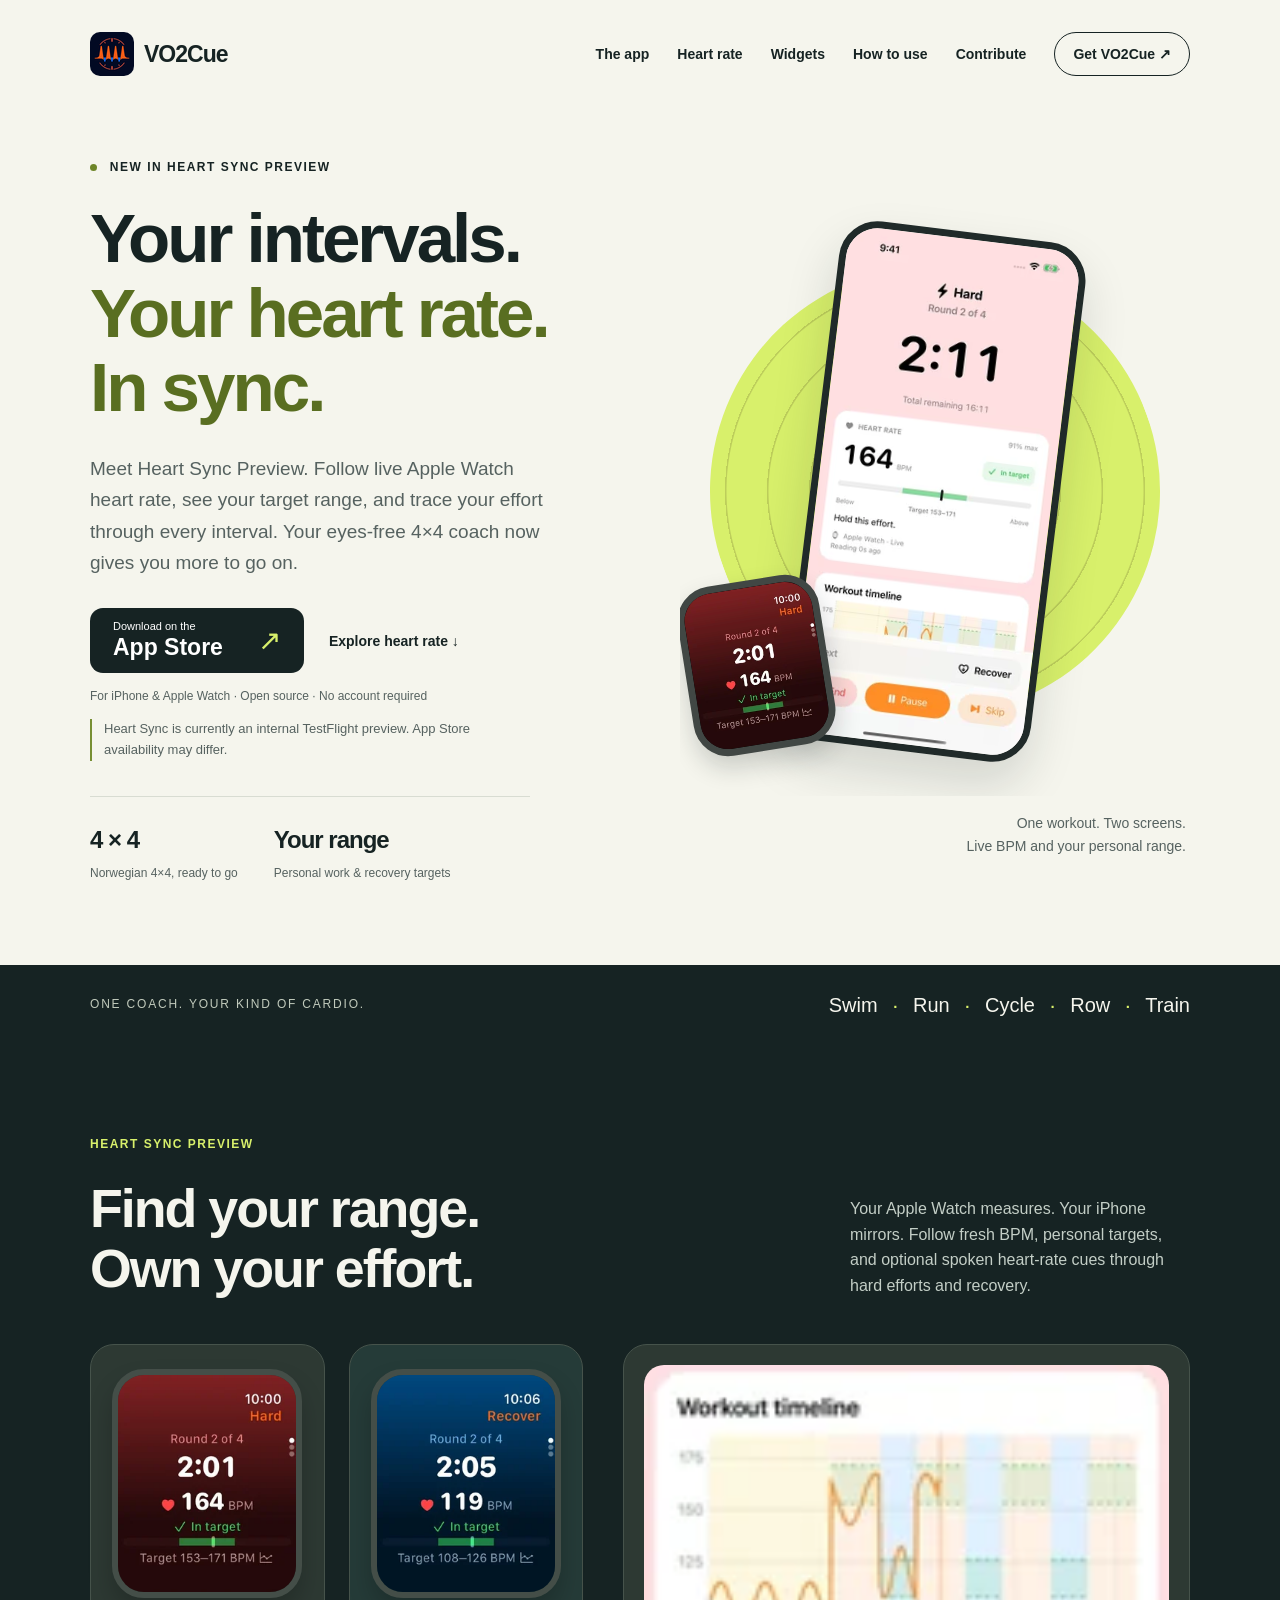
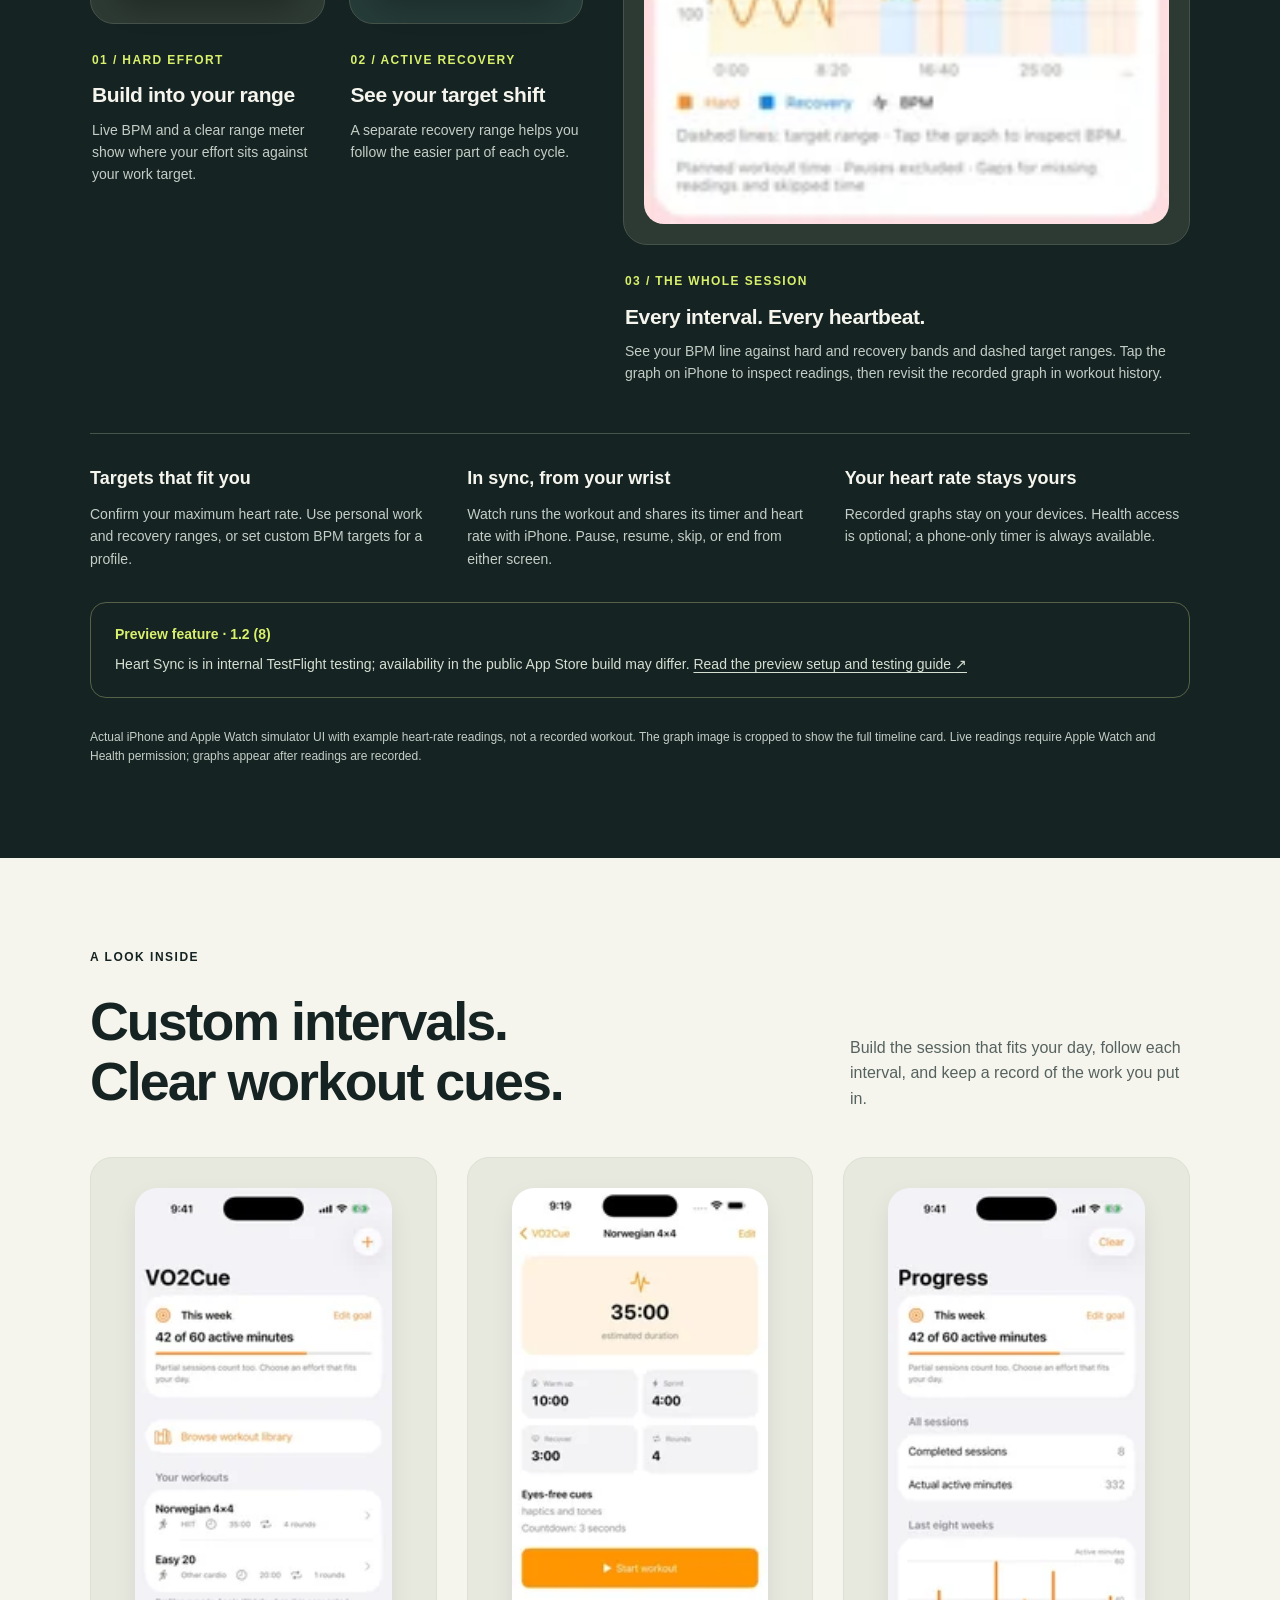
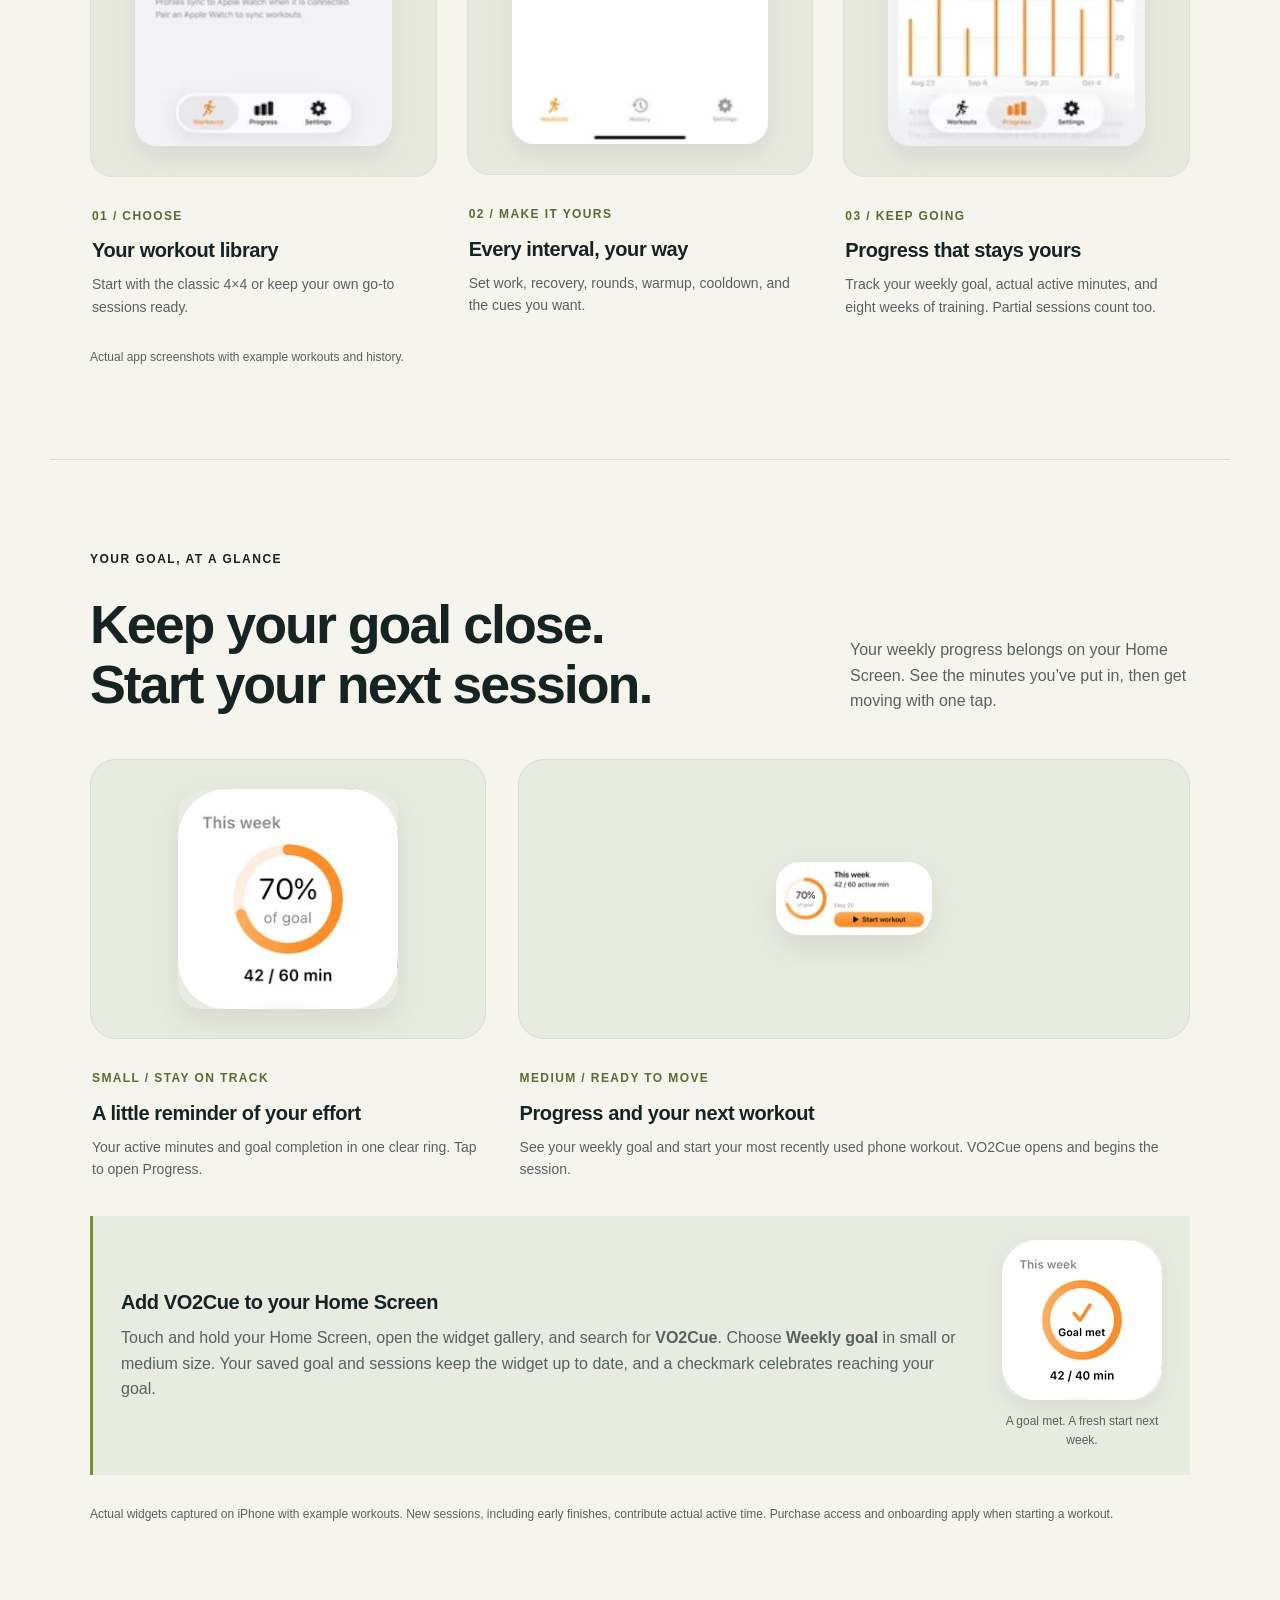
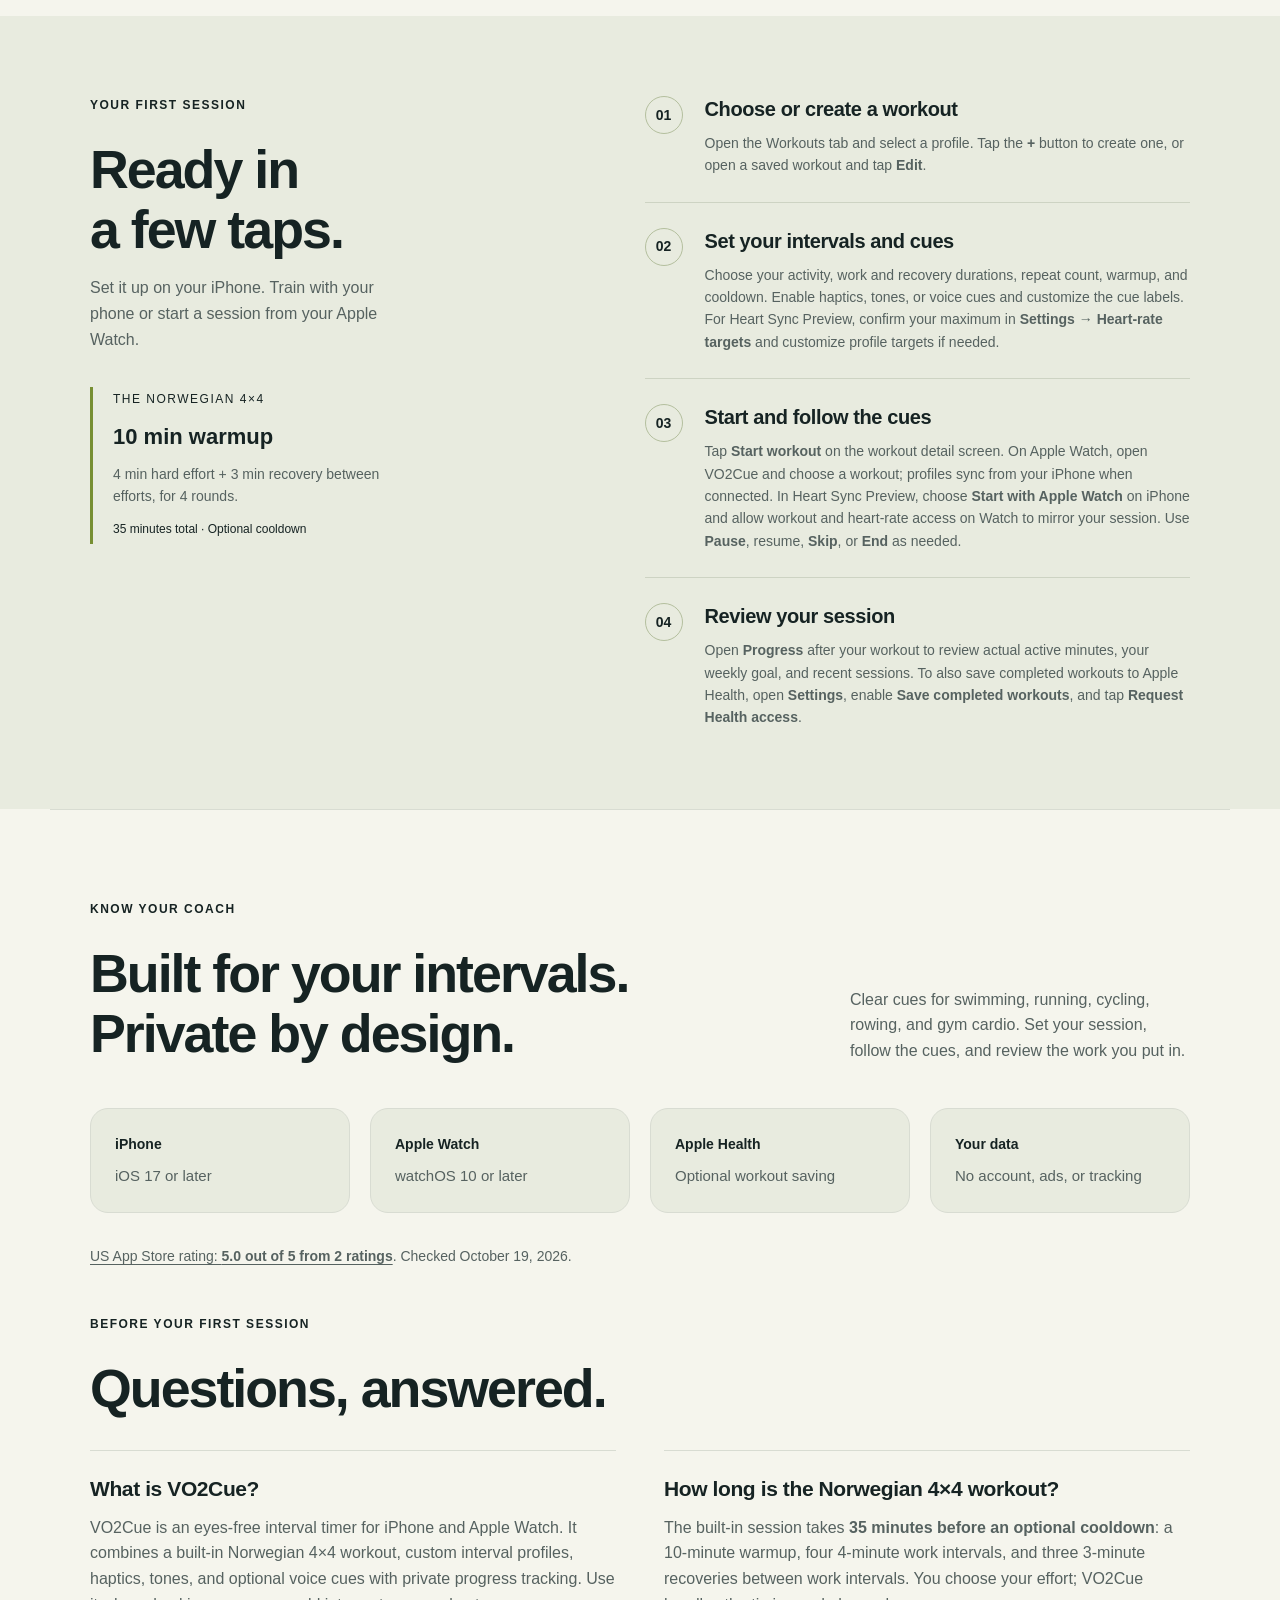
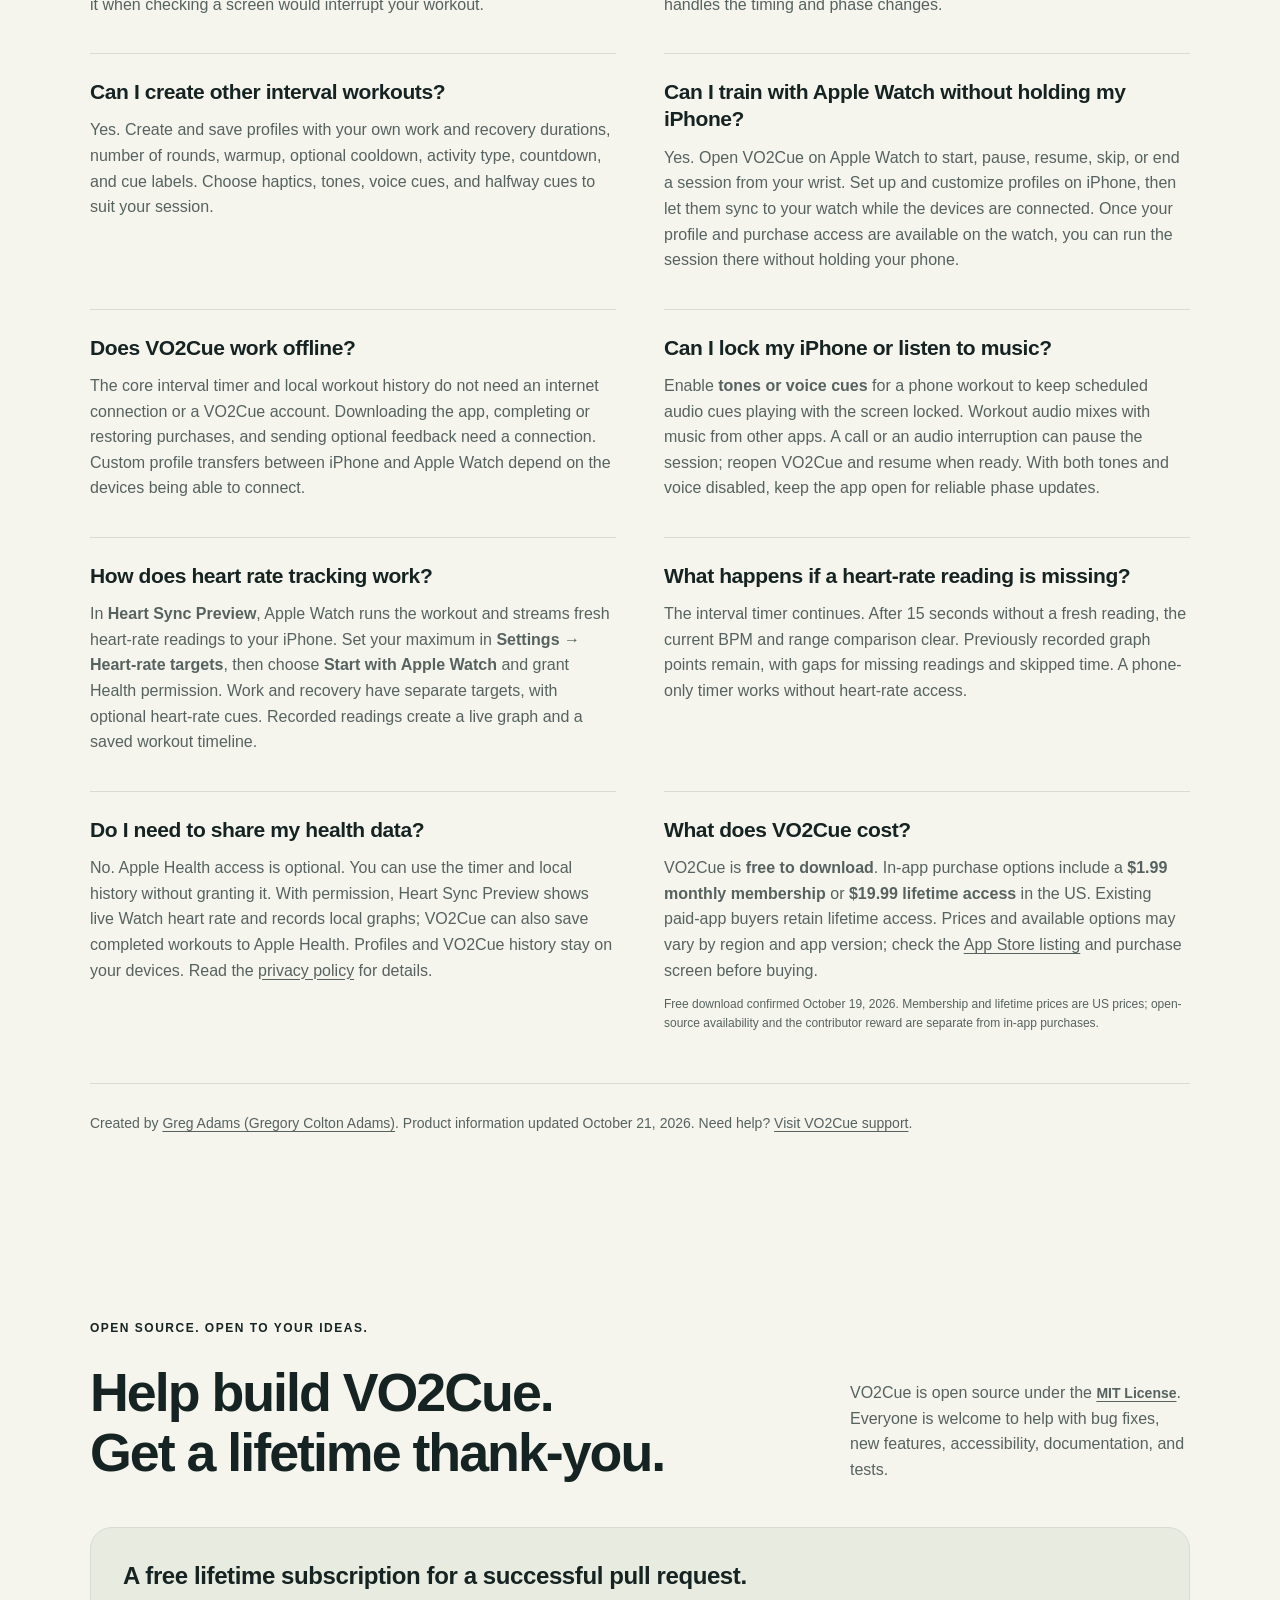
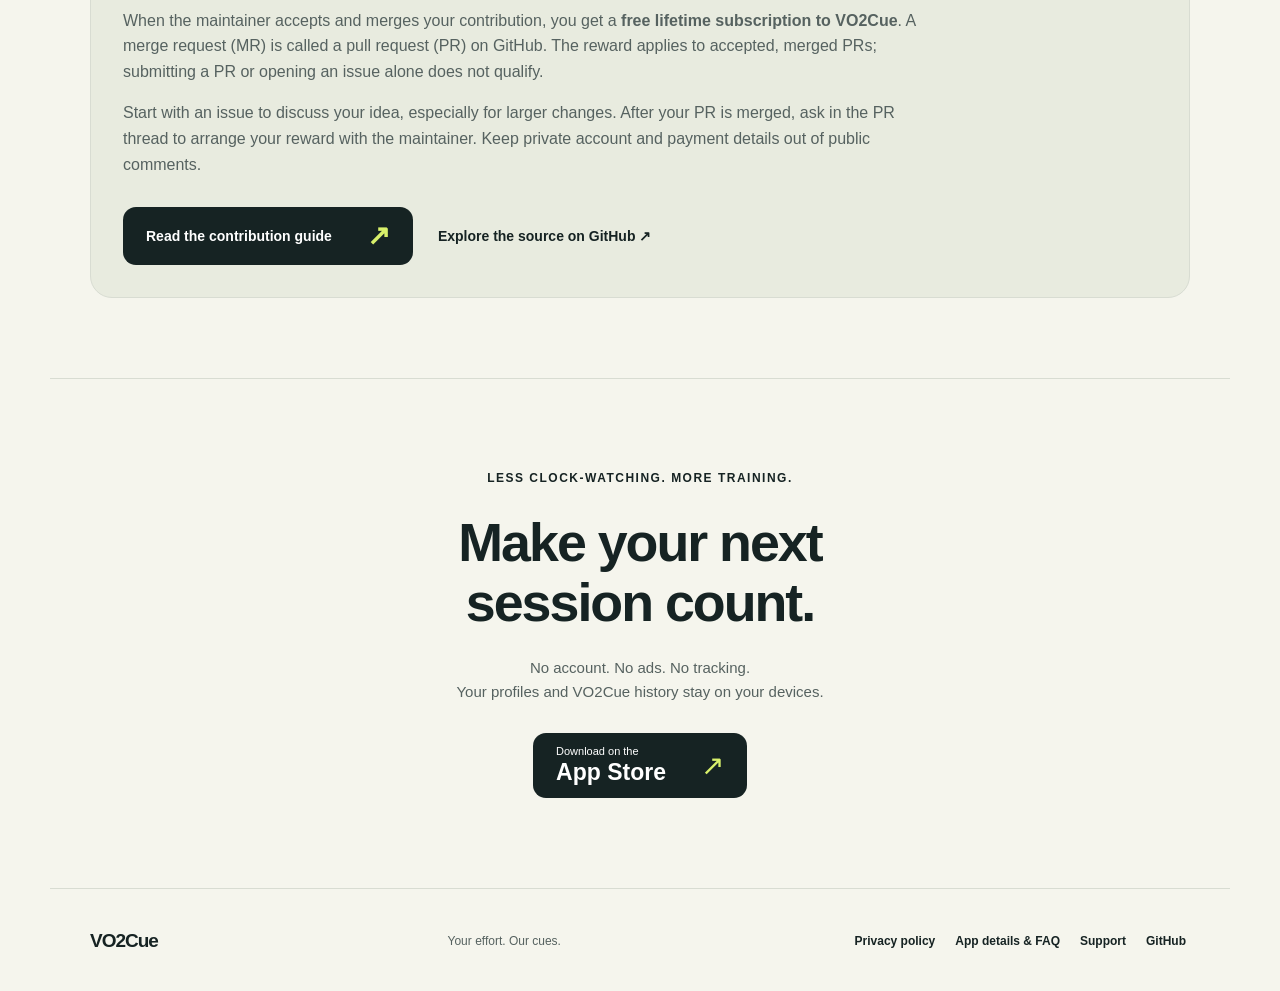
<file: docs/index.html>
<!doctype html>
<html lang="en">
<head>
  <meta charset="utf-8">
  <meta name="google-site-verification" content="Im65qmNJ4QR-JKcDLNN-KCtlrm1jGSltoI7EynCBC4A">
  <meta name="msvalidate.01" content="6D86F35668532D823266C1AFB409175C">
  <meta name="viewport" content="width=device-width, initial-scale=1">
  <meta name="description" content="Your eyes-free interval coach for iPhone and Apple Watch. Explore Heart Sync Preview: live heart rate, personal target ranges, and workout graphs. No account or ads.">
  <meta name="theme-color" content="#101a1b">
  <meta property="og:title" content="VO2Cue — 4×4 Interval Timer for iPhone &amp; Apple Watch">
  <meta property="og:description" content="Your eyes-free interval coach for iPhone and Apple Watch. Explore Heart Sync Preview: live heart rate, personal target ranges, and workout graphs. No account or ads.">
  <meta property="og:type" content="website">
  <meta property="og:url" content="https://greggroll.github.io/VO2Cue/">
  <meta property="og:site_name" content="VO2Cue">
  <meta property="og:locale" content="en_US">
  <meta property="og:image" content="https://greggroll.github.io/VO2Cue/assets/social-preview.png">
  <meta property="og:image:width" content="1200">
  <meta property="og:image:height" content="630">
  <meta property="og:image:alt" content="VO2Cue, an eyes-free 4×4 interval coach for iPhone and Apple Watch, with Heart Sync Preview showing live BPM and personal target ranges on both devices.">
  <meta name="twitter:card" content="summary_large_image">
  <meta name="twitter:title" content="VO2Cue — 4×4 Interval Timer for iPhone &amp; Apple Watch">
  <meta name="twitter:description" content="Your eyes-free interval coach for iPhone and Apple Watch. Explore Heart Sync Preview: live heart rate, personal target ranges, and workout graphs. No account or ads.">
  <meta name="twitter:image" content="https://greggroll.github.io/VO2Cue/assets/social-preview.png">
  <meta name="twitter:image:alt" content="VO2Cue Heart Sync Preview with live heart rate on iPhone and Apple Watch.">
  <meta name="apple-itunes-app" content="app-id=6804899072">
  <link rel="icon" type="image/png" href="assets/favicon-32.png" sizes="32x32">
  <link rel="apple-touch-icon" href="assets/apple-touch-icon.png" sizes="180x180">
  <title>VO2Cue — 4×4 Interval Timer for iPhone &amp; Apple Watch</title>
  <link rel="canonical" href="https://greggroll.github.io/VO2Cue/">
  <link rel="stylesheet" href="demo/demo.css?v=20261021">
  <link rel="sitemap" type="application/xml" href="sitemap.xml">
  <script type="application/ld+json">
{
  "@context": "https://schema.org",
  "@graph": [
    {
      "@type": "WebSite",
      "@id": "https://greggroll.github.io/VO2Cue/#website",
      "url": "https://greggroll.github.io/VO2Cue/",
      "name": "VO2Cue",
      "inLanguage": "en"
    },
    {
      "@type": "Person",
      "@id": "https://greggroll.github.io/VO2Cue/#developer",
      "name": "Gregory Colton Adams",
      "alternateName": "Greg Adams",
      "url": "https://github.com/GreggRoll"
    },
    {
      "@type": "WebPage",
      "@id": "https://greggroll.github.io/VO2Cue/#webpage",
      "url": "https://greggroll.github.io/VO2Cue/",
      "name": "VO2Cue — 4×4 Interval Timer for iPhone & Apple Watch",
      "description": "Your eyes-free interval coach for iPhone and Apple Watch. Explore Heart Sync Preview: live heart rate, personal target ranges, and workout graphs. No account or ads.",
      "inLanguage": "en",
      "dateModified": "2026-10-21",
      "isPartOf": {
        "@id": "https://greggroll.github.io/VO2Cue/#website"
      },
      "mainEntity": {
        "@id": "https://greggroll.github.io/VO2Cue/#app"
      }
    },
    {
      "@type": "MobileApplication",
      "@id": "https://greggroll.github.io/VO2Cue/#app",
      "name": "VO2Cue",
      "url": "https://greggroll.github.io/VO2Cue/",
      "description": "An eyes-free interval timer for iPhone and Apple Watch with Norwegian 4×4, custom workouts, haptics, tones, optional voice cues, and private on-device progress.",
      "applicationCategory": "HealthApplication",
      "operatingSystem": "iOS 17.0 or later; watchOS 10.0 or later",
      "inLanguage": "en",
      "image": "https://greggroll.github.io/VO2Cue/assets/apple-touch-icon.png",
      "screenshot": [
        "https://greggroll.github.io/VO2Cue/demo/assets/timer.jpg",
        "https://greggroll.github.io/VO2Cue/demo/assets/progress.jpg"
      ],
      "installUrl": "https://apps.apple.com/us/app/vo2cue/id6804899072",
      "sameAs": "https://apps.apple.com/us/app/vo2cue/id6804899072",
      "author": {
        "@id": "https://greggroll.github.io/VO2Cue/#developer"
      },
      "offers": {
        "@type": "Offer",
        "url": "https://apps.apple.com/us/app/vo2cue/id6804899072",
        "price": 0,
        "priceCurrency": "USD"
      },
      "featureList": [
        "Norwegian 4×4 interval workout",
        "Custom work, recovery, warmup, and cooldown intervals",
        "Apple Watch workout controls and haptic cues",
        "Optional tones and voice cues",
        "Private on-device workout history and weekly goals",
        "Optional Apple Health workout saving"
      ],
      "aggregateRating": {
        "@type": "AggregateRating",
        "ratingValue": 5,
        "bestRating": 5,
        "ratingCount": 2
      }
    }
  ]
}
  </script>
</head>
<body>
<a class="skip" href="#main">Skip to content</a>
<header class="header wrap">
  <a class="brand" href="./" aria-label="VO2Cue home"><img class="app-icon" src="assets/app-icon-44.png" srcset="assets/app-icon-44.png 1x, assets/app-icon-88.png 2x, assets/app-icon-132.png 3x" width="44" height="44" alt=""> VO2Cue</a>
  <nav aria-label="Main navigation"><a href="#screenshots">The app</a><a href="#heart-rate">Heart rate</a><a href="#widgets">Widgets</a><a href="#how-to">How to use</a><a href="#contribute">Contribute</a><a class="nav-download" href="https://apps.apple.com/us/app/vo2cue/id6804899072">Get VO2Cue <span aria-hidden="true">↗</span></a></nav>
</header>
<main id="main" tabindex="-1">
  <section class="hero wrap">
    <div class="hero-copy">
      <p class="eyebrow"><span class="dot"></span> NEW IN HEART SYNC PREVIEW</p>
      <h1>Your intervals.<br><em>Your heart rate.<br>In sync.</em></h1>
      <p class="intro">Meet Heart Sync Preview. Follow live Apple Watch heart rate, see your target range, and trace your effort through every interval. Your eyes-free 4×4 coach now gives you more to go on.</p>
      <div class="actions"><a class="button" href="https://apps.apple.com/us/app/vo2cue/id6804899072"><span>Download on the<br><strong>App Store</strong></span><span class="arrow" aria-hidden="true">↗</span></a><a class="text-link" href="#heart-rate">Explore heart rate <span aria-hidden="true">↓</span></a></div>
      <p class="small">For iPhone &amp; Apple Watch · Open source · No account required</p><p class="preview-note">Heart Sync is currently an internal TestFlight preview. App Store availability may differ.</p>
      <div class="hero-facts"><div><strong>4 × 4</strong><span>Norwegian 4×4, ready to go</span></div><div><strong>Your range</strong><span>Personal work &amp; recovery targets</span></div></div>
    </div>
    <figure class="hero-visual"><div class="hero-art">
      <div class="orbit" aria-hidden="true"></div>
      <div class="phone"><picture><source type="image/webp" srcset="demo/assets/heart-rate-phone-160.webp 160w, demo/assets/heart-rate-phone-240.webp 240w, demo/assets/heart-rate-phone-360.webp 360w, demo/assets/heart-rate-phone-480.webp 480w, demo/assets/heart-rate-phone-600.webp 600w" sizes="(max-width:650px) 201px, (max-width:900px) 206px, 234px"><img src="demo/assets/heart-rate-phone.jpg" width="600" height="1304" alt="Heart Sync Preview on iPhone showing the Hard interval, 164 BPM, and an in-target reading against a 153–171 BPM target." fetchpriority="high"></picture></div>
      <div class="watch"><picture><source type="image/webp" srcset="demo/assets/heart-rate-hard-160.webp 160w, demo/assets/heart-rate-hard-240.webp 240w, demo/assets/heart-rate-hard-360.webp 360w, demo/assets/heart-rate-hard-422.webp 422w" sizes="129px"><img src="demo/assets/heart-rate-hard.jpg" width="422" height="514" alt="Apple Watch showing the same Hard interval with 164 BPM and a 153–171 BPM target." loading="lazy"></picture></div>
    </div><figcaption class="art-note">One workout. Two screens.<br>Live BPM and your personal range.</figcaption></figure>
  </section>
  <div class="activity-strip"><div class="wrap"><span>ONE COACH. YOUR KIND OF CARDIO.</span><p>Swim <b>·</b> Run <b>·</b> Cycle <b>·</b> Row <b>·</b> Train</p></div></div>
  <section class="heart-rate" id="heart-rate" aria-labelledby="heart-rate-title"><div class="wrap section">
    <div class="section-heading"><div><p class="eyebrow">HEART SYNC PREVIEW</p><h2 id="heart-rate-title">Find your range.<br>Own your effort.</h2></div><p>Your Apple Watch measures. Your iPhone mirrors. Follow fresh BPM, personal targets, and optional spoken heart-rate cues through hard efforts and recovery.</p></div>
    <div class="heart-showcase">
      <div class="heart-phases">
        <figure><div class="heart-watch-art"><picture><source type="image/webp" srcset="demo/assets/heart-rate-hard-160.webp 160w, demo/assets/heart-rate-hard-240.webp 240w, demo/assets/heart-rate-hard-360.webp 360w, demo/assets/heart-rate-hard-422.webp 422w" sizes="(max-width:390px) 200px, (max-width:650px) 160px, 190px"><img src="demo/assets/heart-rate-hard.jpg" width="422" height="514" alt="Hard interval on Apple Watch: round 2 of 4, 2:01 remaining, 164 BPM, in target at 153–171 BPM." loading="lazy"></picture></div><figcaption><span>01 / HARD EFFORT</span><h3>Build into your range</h3><p>Live BPM and a clear range meter show where your effort sits against your work target.</p></figcaption></figure>
        <figure><div class="heart-watch-art recovery-art"><picture><source type="image/webp" srcset="demo/assets/heart-rate-recovery-160.webp 160w, demo/assets/heart-rate-recovery-240.webp 240w, demo/assets/heart-rate-recovery-360.webp 360w, demo/assets/heart-rate-recovery-422.webp 422w" sizes="(max-width:390px) 200px, (max-width:650px) 160px, 190px"><img src="demo/assets/heart-rate-recovery.jpg" width="422" height="514" alt="Recovery interval on Apple Watch with live BPM and a separate 108–126 BPM recovery target." loading="lazy"></picture></div><figcaption><span>02 / ACTIVE RECOVERY</span><h3>See your target shift</h3><p>A separate recovery range helps you follow the easier part of each cycle.</p></figcaption></figure>
      </div>
      <figure class="heart-timeline"><div class="heart-graph-art"><picture><source type="image/webp" srcset="demo/assets/heart-rate-timeline-160.webp 160w, demo/assets/heart-rate-timeline-240.webp 240w, demo/assets/heart-rate-timeline-360.webp 360w, demo/assets/heart-rate-timeline-480.webp 480w, demo/assets/heart-rate-timeline-640.webp 640w, demo/assets/heart-rate-timeline-800.webp 800w" sizes="(max-width:650px) calc(100vw - 88px), (max-width:900px) calc(100vw - 144px), 488px"><img src="demo/assets/heart-rate-timeline.jpg" width="800" height="698" alt="Workout timeline with an orange BPM line, alternating hard and recovery bands, and dashed upper and lower heart-rate targets." loading="lazy"></picture></div><figcaption><span>03 / THE WHOLE SESSION</span><h3>Every interval. Every heartbeat.</h3><p>See your BPM line against hard and recovery bands and dashed target ranges. Tap the graph on iPhone to inspect readings, then revisit the recorded graph in workout history.</p></figcaption></figure>
    </div>
    <dl class="heart-benefits">
      <div><dt>Targets that fit you</dt><dd>Confirm your maximum heart rate. Use personal work and recovery ranges, or set custom BPM targets for a profile.</dd></div>
      <div><dt>In sync, from your wrist</dt><dd>Watch runs the workout and shares its timer and heart rate with iPhone. Pause, resume, skip, or end from either screen.</dd></div>
      <div><dt>Your heart rate stays yours</dt><dd>Recorded graphs stay on your devices. Health access is optional; a phone-only timer is always available.</dd></div>
    </dl>
    <p class="heart-preview"><strong>Preview feature · 1.2 (8)</strong> Heart Sync is in internal TestFlight testing; availability in the public App Store build may differ. <a href="https://github.com/GreggRoll/VO2Cue/blob/main/docs/heart-sync-testing.md">Read the preview setup and testing guide <span aria-hidden="true">↗</span></a></p>
    <p class="caption">Actual iPhone and Apple Watch simulator UI with example heart-rate readings, not a recorded workout. The graph image is cropped to show the full timeline card. Live readings require Apple Watch and Health permission; graphs appear after readings are recorded.</p>
  </div></section>
  <section class="section wrap" id="screenshots">
    <div class="section-heading"><div><p class="eyebrow">A LOOK INSIDE</p><h2>Custom intervals.<br>Clear workout cues.</h2></div><p>Build the session that fits your day, follow each interval, and keep a record of the work you put in.</p></div>
    <div class="gallery">
      <figure><div class="screen"><picture><source type="image/webp" srcset="demo/assets/workouts-160.webp 160w, demo/assets/workouts-240.webp 240w, demo/assets/workouts-360.webp 360w, demo/assets/workouts-480.webp 480w, demo/assets/workouts-600.webp 600w" sizes="(max-width:650px) calc((100vw - 120px) / 2), (max-width:900px) calc((100vw - 284px) / 3), 258px"><img src="demo/assets/workouts.jpg" width="360" height="780" alt="VO2Cue workout library with saved interval profiles." loading="lazy"></picture></div><figcaption><span>01 / CHOOSE</span><h3>Your workout library</h3><p>Start with the classic 4×4 or keep your own go-to sessions ready.</p></figcaption></figure>
      <figure><div class="screen"><picture><source type="image/webp" srcset="demo/assets/profile-160.webp 160w, demo/assets/profile-240.webp 240w, demo/assets/profile-360.webp 360w" sizes="(max-width:650px) calc((100vw - 120px) / 2), (max-width:900px) calc((100vw - 284px) / 3), 258px"><img src="demo/assets/profile.jpg" width="360" height="780" alt="VO2Cue workout profile with duration, interval settings, and cues." loading="lazy"></picture></div><figcaption><span>02 / MAKE IT YOURS</span><h3>Every interval, your way</h3><p>Set work, recovery, rounds, warmup, cooldown, and the cues you want.</p></figcaption></figure>
      <figure><div class="screen"><picture><source type="image/webp" srcset="demo/assets/progress-160.webp 160w, demo/assets/progress-240.webp 240w, demo/assets/progress-360.webp 360w, demo/assets/progress-480.webp 480w, demo/assets/progress-600.webp 600w" sizes="(max-width:650px) calc((100vw - 120px) / 2), (max-width:900px) calc((100vw - 284px) / 3), 258px"><img src="demo/assets/progress.jpg" width="360" height="780" alt="VO2Cue Progress screen with active-minute totals and an eight-week training chart." loading="lazy"></picture></div><figcaption><span>03 / KEEP GOING</span><h3>Progress that stays yours</h3><p>Track your weekly goal, actual active minutes, and eight weeks of training. Partial sessions count too.</p></figcaption></figure>
    </div>
    <p class="caption">Actual app screenshots with example workouts and history.</p>
  </section>
  <section class="section wrap widgets" id="widgets" aria-labelledby="widgets-title">
    <div class="section-heading"><div><p class="eyebrow">YOUR GOAL, AT A GLANCE</p><h2 id="widgets-title">Keep your goal close.<br>Start your next session.</h2></div><p>Your weekly progress belongs on your Home Screen. See the minutes you’ve put in, then get moving with one tap.</p></div>
    <div class="widget-showcase">
      <figure class="widget-card"><div class="widget-art"><picture><source type="image/webp" srcset="demo/assets/widget-small-160.webp 160w, demo/assets/widget-small-240.webp 240w, demo/assets/widget-small-360.webp 360w, demo/assets/widget-small-480.webp 480w, demo/assets/widget-small-493.webp 493w" sizes="220px"><img src="demo/assets/widget-small.png" width="493" height="493" alt="Small VO2Cue widget showing 70 percent of the weekly goal, with 42 of 60 active minutes." loading="lazy"></picture></div><figcaption><span>SMALL / STAY ON TRACK</span><h3>A little reminder of your effort</h3><p>Your active minutes and goal completion in one clear ring. Tap to open Progress.</p></figcaption></figure>
      <figure class="widget-card"><div class="widget-art"><picture><source type="image/webp" srcset="demo/assets/widget-medium-160.webp 160w, demo/assets/widget-medium-240.webp 240w, demo/assets/widget-medium-360.webp 360w, demo/assets/widget-medium-480.webp 480w, demo/assets/widget-medium-640.webp 640w, demo/assets/widget-medium-960.webp 960w, demo/assets/widget-medium-1049.webp 1049w" sizes="(max-width:650px) calc(100vw - 106px), 468px"><img src="demo/assets/widget-medium.png" width="1049" height="493" alt="Medium VO2Cue widget showing 42 of 60 active minutes, 70 percent completion, and a Start workout button for Easy 20." loading="lazy"></picture></div><figcaption><span>MEDIUM / READY TO MOVE</span><h3>Progress and your next workout</h3><p>See your weekly goal and start your most recently used phone workout. VO2Cue opens and begins the session.</p></figcaption></figure>
    </div>
    <div class="widget-how"><div><h3>Add VO2Cue to your Home Screen</h3><p>Touch and hold your Home Screen, open the widget gallery, and search for <strong>VO2Cue</strong>. Choose <strong>Weekly goal</strong> in small or medium size. Your saved goal and sessions keep the widget up to date, and a checkmark celebrates reaching your goal.</p></div><figure class="widget-achievement"><picture><source type="image/webp" srcset="demo/assets/widget-complete-160.webp 160w, demo/assets/widget-complete-240.webp 240w, demo/assets/widget-complete-360.webp 360w, demo/assets/widget-complete-480.webp 480w, demo/assets/widget-complete-493.webp 493w" sizes="160px"><img src="demo/assets/widget-complete.png" width="493" height="493" alt="VO2Cue widget with a checkmark and Goal met, showing 42 of a personal goal of 40 active minutes." loading="lazy"></picture><figcaption>A goal met. A fresh start next week.</figcaption></figure></div>
    <p class="caption">Actual widgets captured on iPhone with example workouts. New sessions, including early finishes, contribute actual active time. Purchase access and onboarding apply when starting a workout.</p>
  </section>
  <section class="guide" id="how-to"><div class="wrap guide-grid">
    <div><p class="eyebrow">YOUR FIRST SESSION</p><h2>Ready in<br>a few taps.</h2><p class="guide-intro">Set it up on your iPhone. Train with your phone or start a session from your Apple Watch.</p><div class="recipe"><span>THE NORWEGIAN 4×4</span><strong>10 min warmup</strong><p>4 min hard effort + 3 min recovery between efforts, for 4 rounds.</p><small>35 minutes total · Optional cooldown</small></div></div>
    <ol class="steps" role="list">
      <li><h3>Choose or create a workout</h3><p>Open the Workouts tab and select a profile. Tap the <strong>+</strong> button to create one, or open a saved workout and tap <strong>Edit</strong>.</p></li>
      <li><h3>Set your intervals and cues</h3><p>Choose your activity, work and recovery durations, repeat count, warmup, and cooldown. Enable haptics, tones, or voice cues and customize the cue labels. For Heart Sync Preview, confirm your maximum in <strong>Settings → Heart-rate targets</strong> and customize profile targets if needed.</p></li>
      <li><h3>Start and follow the cues</h3><p>Tap <strong>Start workout</strong> on the workout detail screen. On Apple Watch, open VO2Cue and choose a workout; profiles sync from your iPhone when connected. In Heart Sync Preview, choose <strong>Start with Apple Watch</strong> on iPhone and allow workout and heart-rate access on Watch to mirror your session. Use <strong>Pause</strong>, resume, <strong>Skip</strong>, or <strong>End</strong> as needed.</p></li>
      <li><h3>Review your session</h3><p>Open <strong>Progress</strong> after your workout to review actual active minutes, your weekly goal, and recent sessions. To also save completed workouts to Apple Health, open <strong>Settings</strong>, enable <strong>Save completed workouts</strong>, and tap <strong>Request Health access</strong>.</p></li>
    </ol>
  </div></section>
  <section class="section wrap product-details" id="details" aria-labelledby="details-title">
    <div class="section-heading"><div><p class="eyebrow">KNOW YOUR COACH</p><h2 id="details-title">Built for your intervals.<br>Private by design.</h2></div><p>Clear cues for swimming, running, cycling, rowing, and gym cardio. Set your session, follow the cues, and review the work you put in.</p></div>
    <dl class="product-facts">
      <div><dt>iPhone</dt><dd>iOS 17 or later</dd></div>
      <div><dt>Apple Watch</dt><dd>watchOS 10 or later</dd></div>
      <div><dt>Apple Health</dt><dd>Optional workout saving</dd></div>
      <div><dt>Your data</dt><dd>No account, ads, or tracking</dd></div>
    </dl>
    <p class="store-rating"><a href="https://apps.apple.com/us/app/vo2cue/id6804899072">US App Store rating: <strong>5.0 out of 5 from 2 ratings</strong></a>. Checked <time datetime="2026-10-19">October 19, 2026</time>.</p>
    <div class="faq-heading"><p class="eyebrow">BEFORE YOUR FIRST SESSION</p><h2 id="questions-title">Questions, answered.</h2></div>
    <div class="faq-list" aria-labelledby="questions-title">
      <div><h3>What is VO2Cue?</h3><p>VO2Cue is an eyes-free interval timer for iPhone and Apple Watch. It combines a built-in Norwegian 4×4 workout, custom interval profiles, haptics, tones, and optional voice cues with private progress tracking. Use it when checking a screen would interrupt your workout.</p></div>
      <div><h3>How long is the Norwegian 4×4 workout?</h3><p>The built-in session takes <strong>35 minutes before an optional cooldown</strong>: a 10-minute warmup, four 4-minute work intervals, and three 3-minute recoveries between work intervals. You choose your effort; VO2Cue handles the timing and phase changes.</p></div>
      <div><h3>Can I create other interval workouts?</h3><p>Yes. Create and save profiles with your own work and recovery durations, number of rounds, warmup, optional cooldown, activity type, countdown, and cue labels. Choose haptics, tones, voice cues, and halfway cues to suit your session.</p></div>
      <div><h3>Can I train with Apple Watch without holding my iPhone?</h3><p>Yes. Open VO2Cue on Apple Watch to start, pause, resume, skip, or end a session from your wrist. Set up and customize profiles on iPhone, then let them sync to your watch while the devices are connected. Once your profile and purchase access are available on the watch, you can run the session there without holding your phone.</p></div>
      <div><h3>Does VO2Cue work offline?</h3><p>The core interval timer and local workout history do not need an internet connection or a VO2Cue account. Downloading the app, completing or restoring purchases, and sending optional feedback need a connection. Custom profile transfers between iPhone and Apple Watch depend on the devices being able to connect.</p></div>
      <div><h3>Can I lock my iPhone or listen to music?</h3><p>Enable <strong>tones or voice cues</strong> for a phone workout to keep scheduled audio cues playing with the screen locked. Workout audio mixes with music from other apps. A call or an audio interruption can pause the session; reopen VO2Cue and resume when ready. With both tones and voice disabled, keep the app open for reliable phase updates.</p></div>
      <div><h3>How does heart rate tracking work?</h3><p>In <strong>Heart Sync Preview</strong>, Apple Watch runs the workout and streams fresh heart-rate readings to your iPhone. Set your maximum in <strong>Settings → Heart-rate targets</strong>, then choose <strong>Start with Apple Watch</strong> and grant Health permission. Work and recovery have separate targets, with optional heart-rate cues. Recorded readings create a live graph and a saved workout timeline.</p></div>
      <div><h3>What happens if a heart-rate reading is missing?</h3><p>The interval timer continues. After 15 seconds without a fresh reading, the current BPM and range comparison clear. Previously recorded graph points remain, with gaps for missing readings and skipped time. A phone-only timer works without heart-rate access.</p></div>
      <div><h3>Do I need to share my health data?</h3><p>No. Apple Health access is optional. You can use the timer and local history without granting it. With permission, Heart Sync Preview shows live Watch heart rate and records local graphs; VO2Cue can also save completed workouts to Apple Health. Profiles and VO2Cue history stay on your devices. Read the <a href="privacy/">privacy policy</a> for details.</p></div>
      <div><h3>What does VO2Cue cost?</h3><p>VO2Cue is <strong>free to download</strong>. In-app purchase options include a <strong>$1.99 monthly membership</strong> or <strong>$19.99 lifetime access</strong> in the US. Existing paid-app buyers retain lifetime access. Prices and available options may vary by region and app version; check the <a href="https://apps.apple.com/us/app/vo2cue/id6804899072">App Store listing</a> and purchase screen before buying.</p><p class="small">Free download confirmed <time datetime="2026-10-19">October 19, 2026</time>. Membership and lifetime prices are US prices; open-source availability and the contributor reward are separate from in-app purchases.</p></div>
    </div>
    <p class="developer-note">Created by <a href="https://github.com/GreggRoll">Greg Adams (Gregory Colton Adams)</a>. Product information updated <time datetime="2026-10-21">October 21, 2026</time>. Need help? <a href="https://github.com/GreggRoll/VO2Cue/issues">Visit VO2Cue support</a>.</p>
  </section>
  <section class="section wrap contribute" id="contribute" aria-labelledby="contribute-title">
    <div class="section-heading"><div><p class="eyebrow">OPEN SOURCE. OPEN TO YOUR IDEAS.</p><h2 id="contribute-title">Help build VO2Cue.<br>Get a lifetime thank-you.</h2></div><p>VO2Cue is open source under the <a class="text-link" href="https://github.com/GreggRoll/VO2Cue/blob/main/LICENSE">MIT License</a>. Everyone is welcome to help with bug fixes, new features, accessibility, documentation, and tests.</p></div>
    <div class="contributor-reward">
      <h3>A free lifetime subscription for a successful pull request.</h3>
      <p>When the maintainer accepts and merges your contribution, you get a <strong>free lifetime subscription to VO2Cue</strong>. A merge request (MR) is called a pull request (PR) on GitHub. The reward applies to accepted, merged PRs; submitting a PR or opening an issue alone does not qualify.</p>
      <p>Start with an issue to discuss your idea, especially for larger changes. After your PR is merged, ask in the PR thread to arrange your reward with the maintainer. Keep private account and payment details out of public comments.</p>
      <div class="actions"><a class="button contribute-button" href="https://github.com/GreggRoll/VO2Cue/blob/main/CONTRIBUTING.md">Read the contribution guide <span class="arrow" aria-hidden="true">↗</span></a><a class="text-link" href="https://github.com/GreggRoll/VO2Cue">Explore the source on GitHub <span aria-hidden="true">↗</span></a></div>
    </div>
  </section>
  <section class="closing wrap"><p class="eyebrow">LESS CLOCK-WATCHING. MORE TRAINING.</p><h2>Make your next<br>session count.</h2><p>No account. No ads. No tracking.<br>Your profiles and VO2Cue history stay on your devices.</p><a class="button" href="https://apps.apple.com/us/app/vo2cue/id6804899072"><span>Download on the<br><strong>App Store</strong></span><span class="arrow" aria-hidden="true">↗</span></a></section>
</main>
<footer class="wrap"><a class="brand" href="./">VO2Cue</a><p>Your effort. Our cues.</p><nav aria-label="Footer"><a href="privacy/">Privacy policy</a><a href="#details">App details &amp; FAQ</a><a href="https://github.com/GreggRoll/VO2Cue/issues">Support</a><a href="https://github.com/GreggRoll/VO2Cue">GitHub</a></nav></footer>
</body>
</html>
</file>
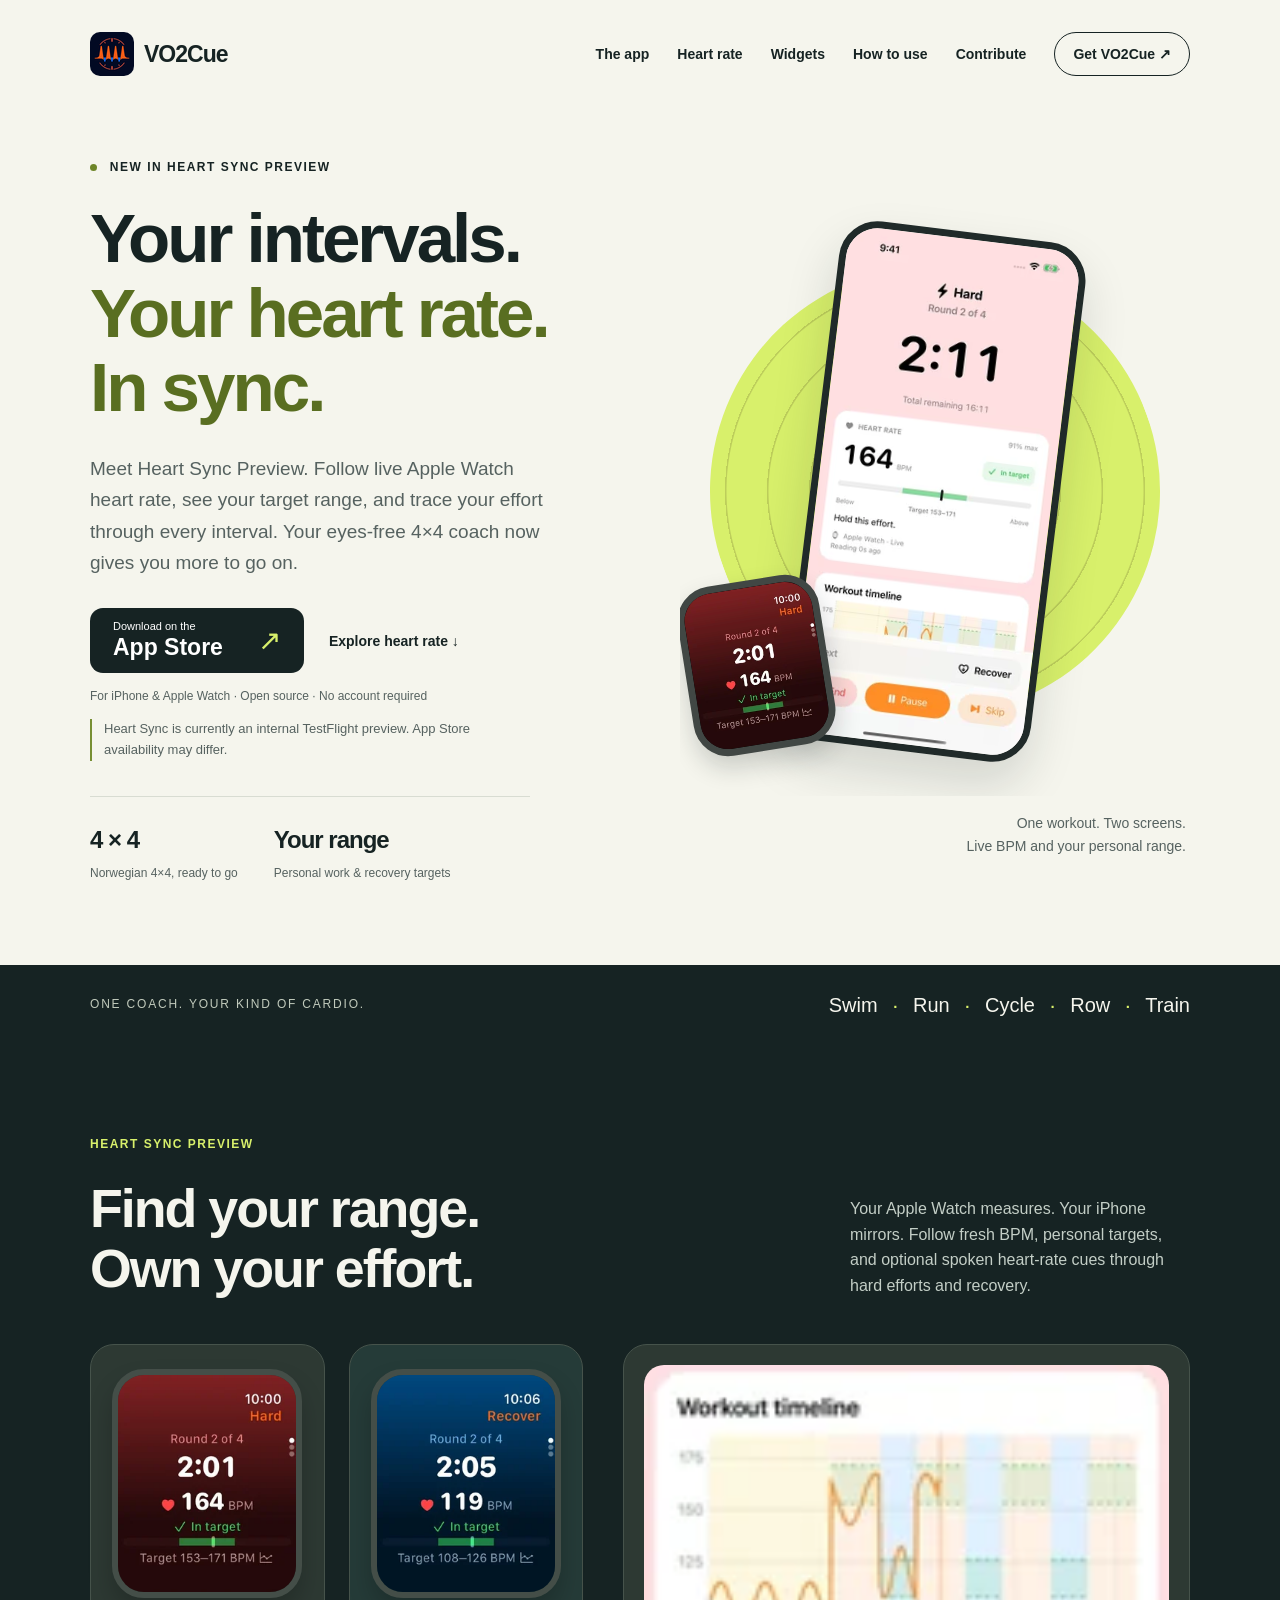
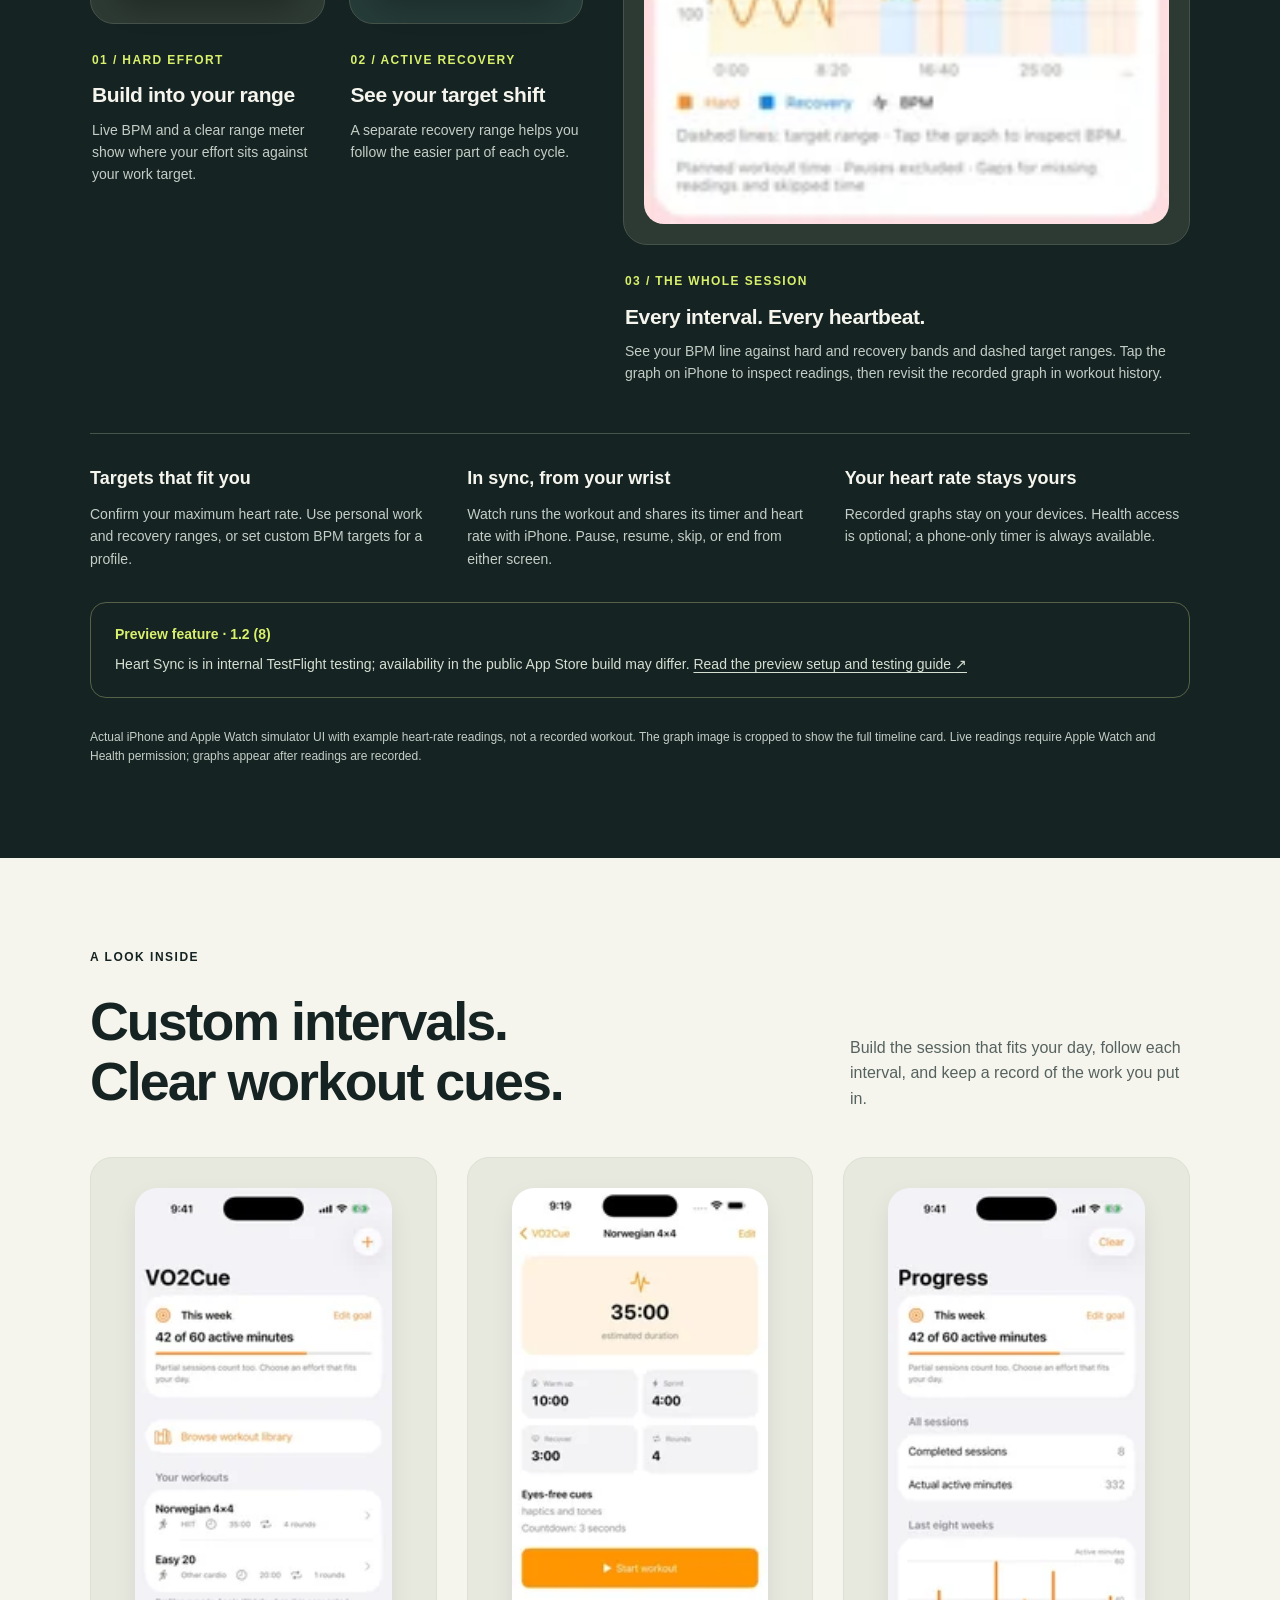
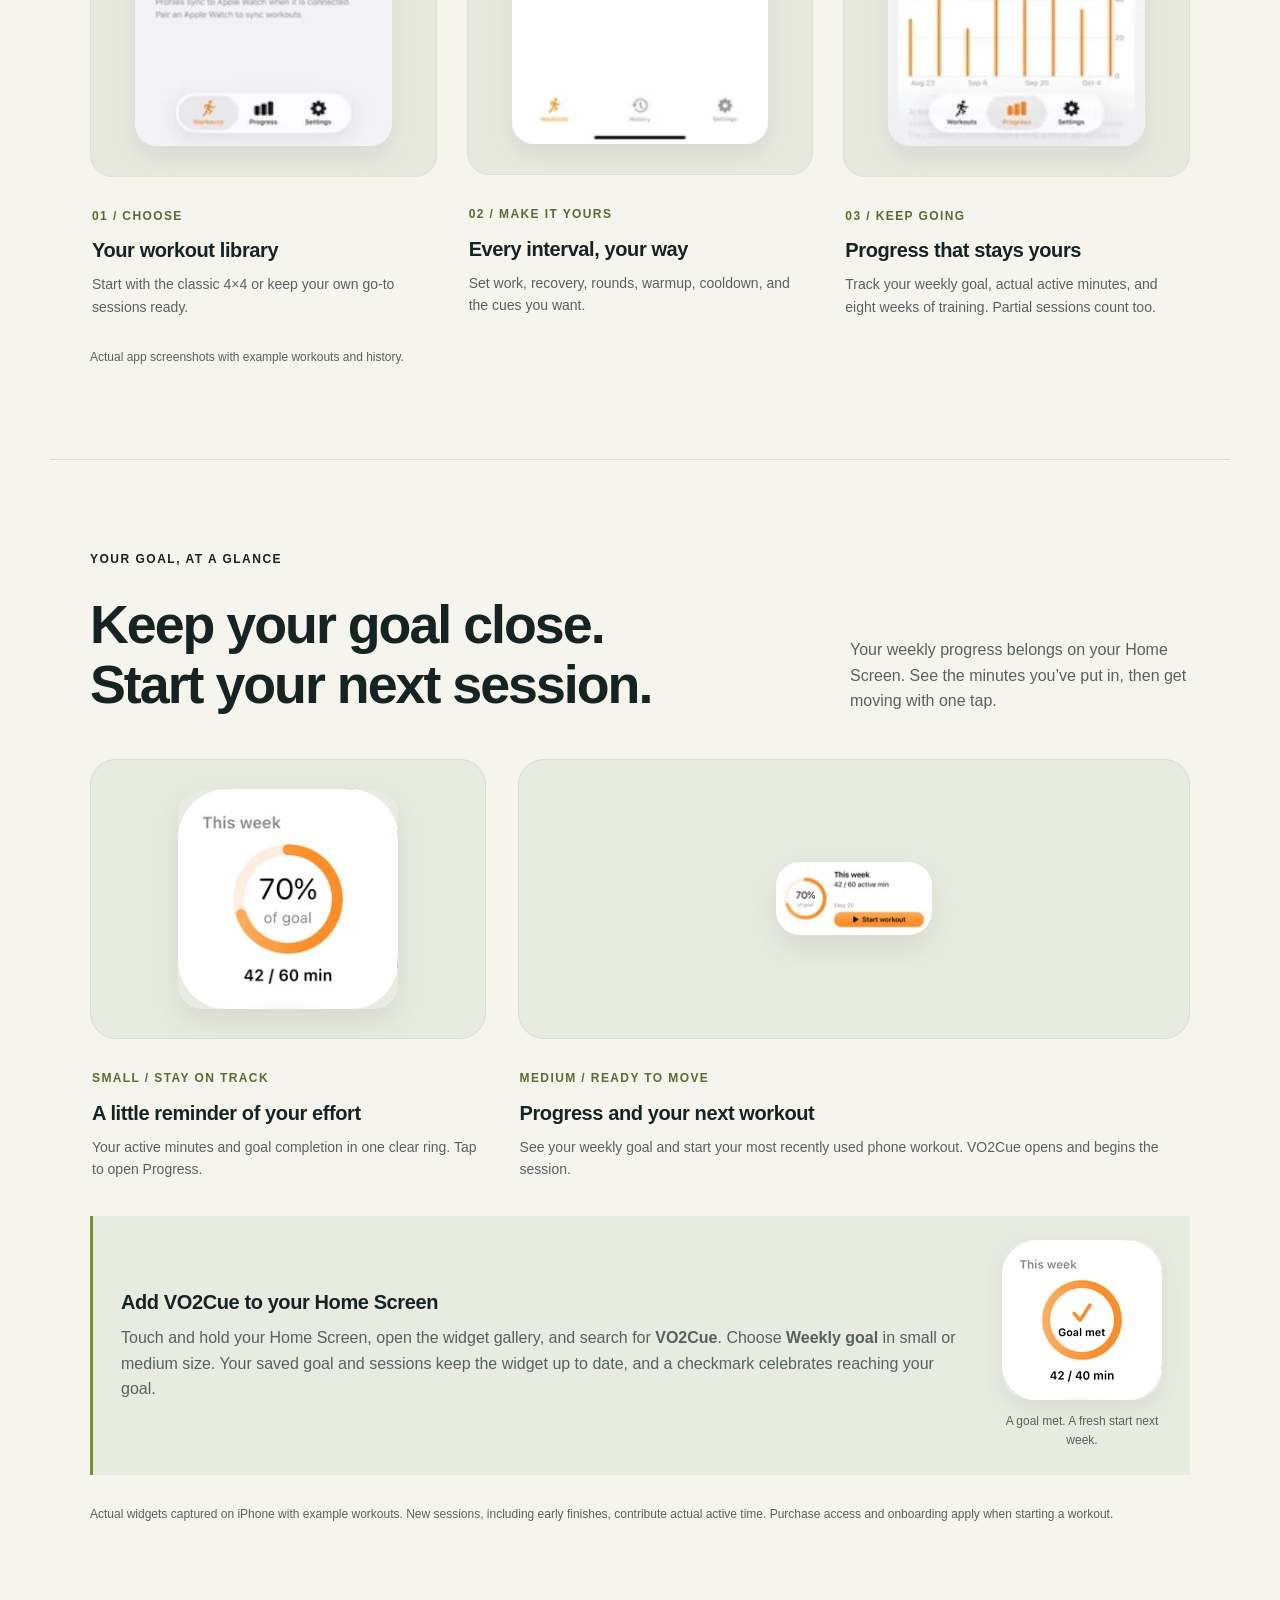
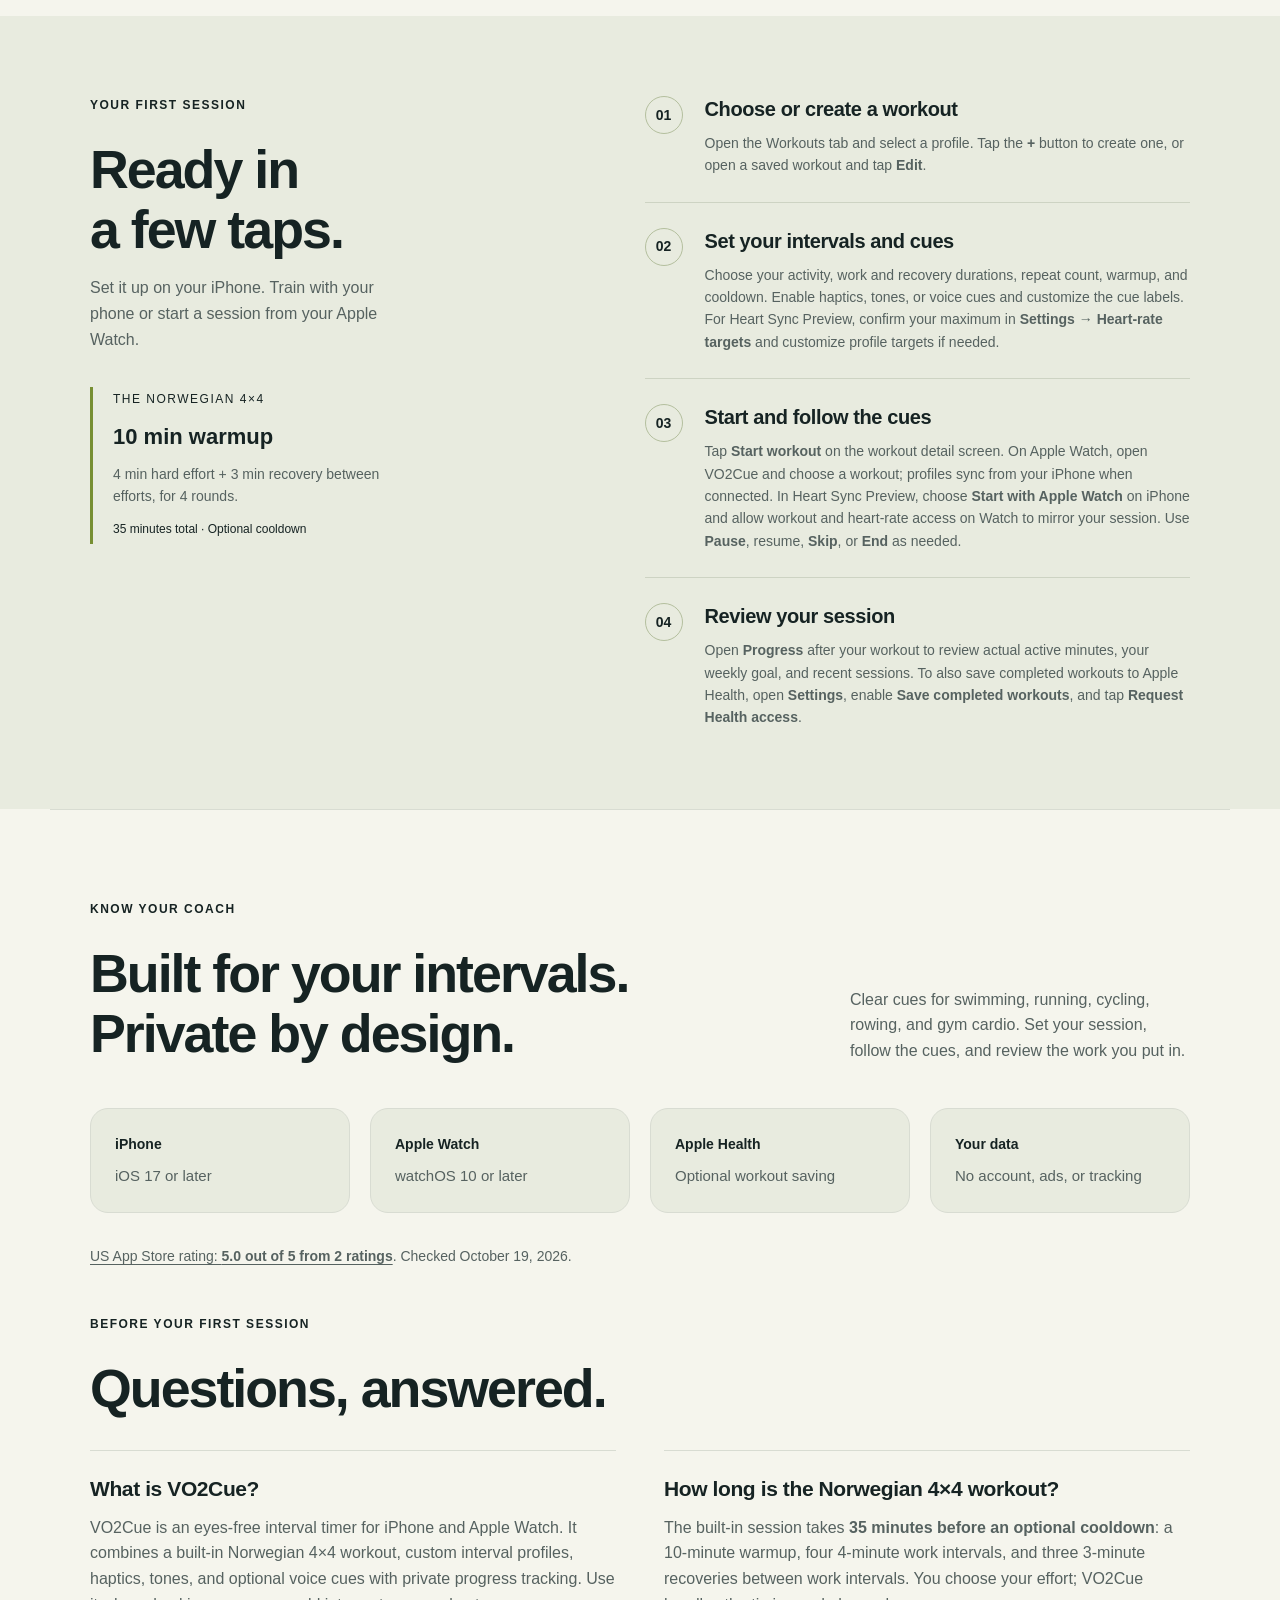
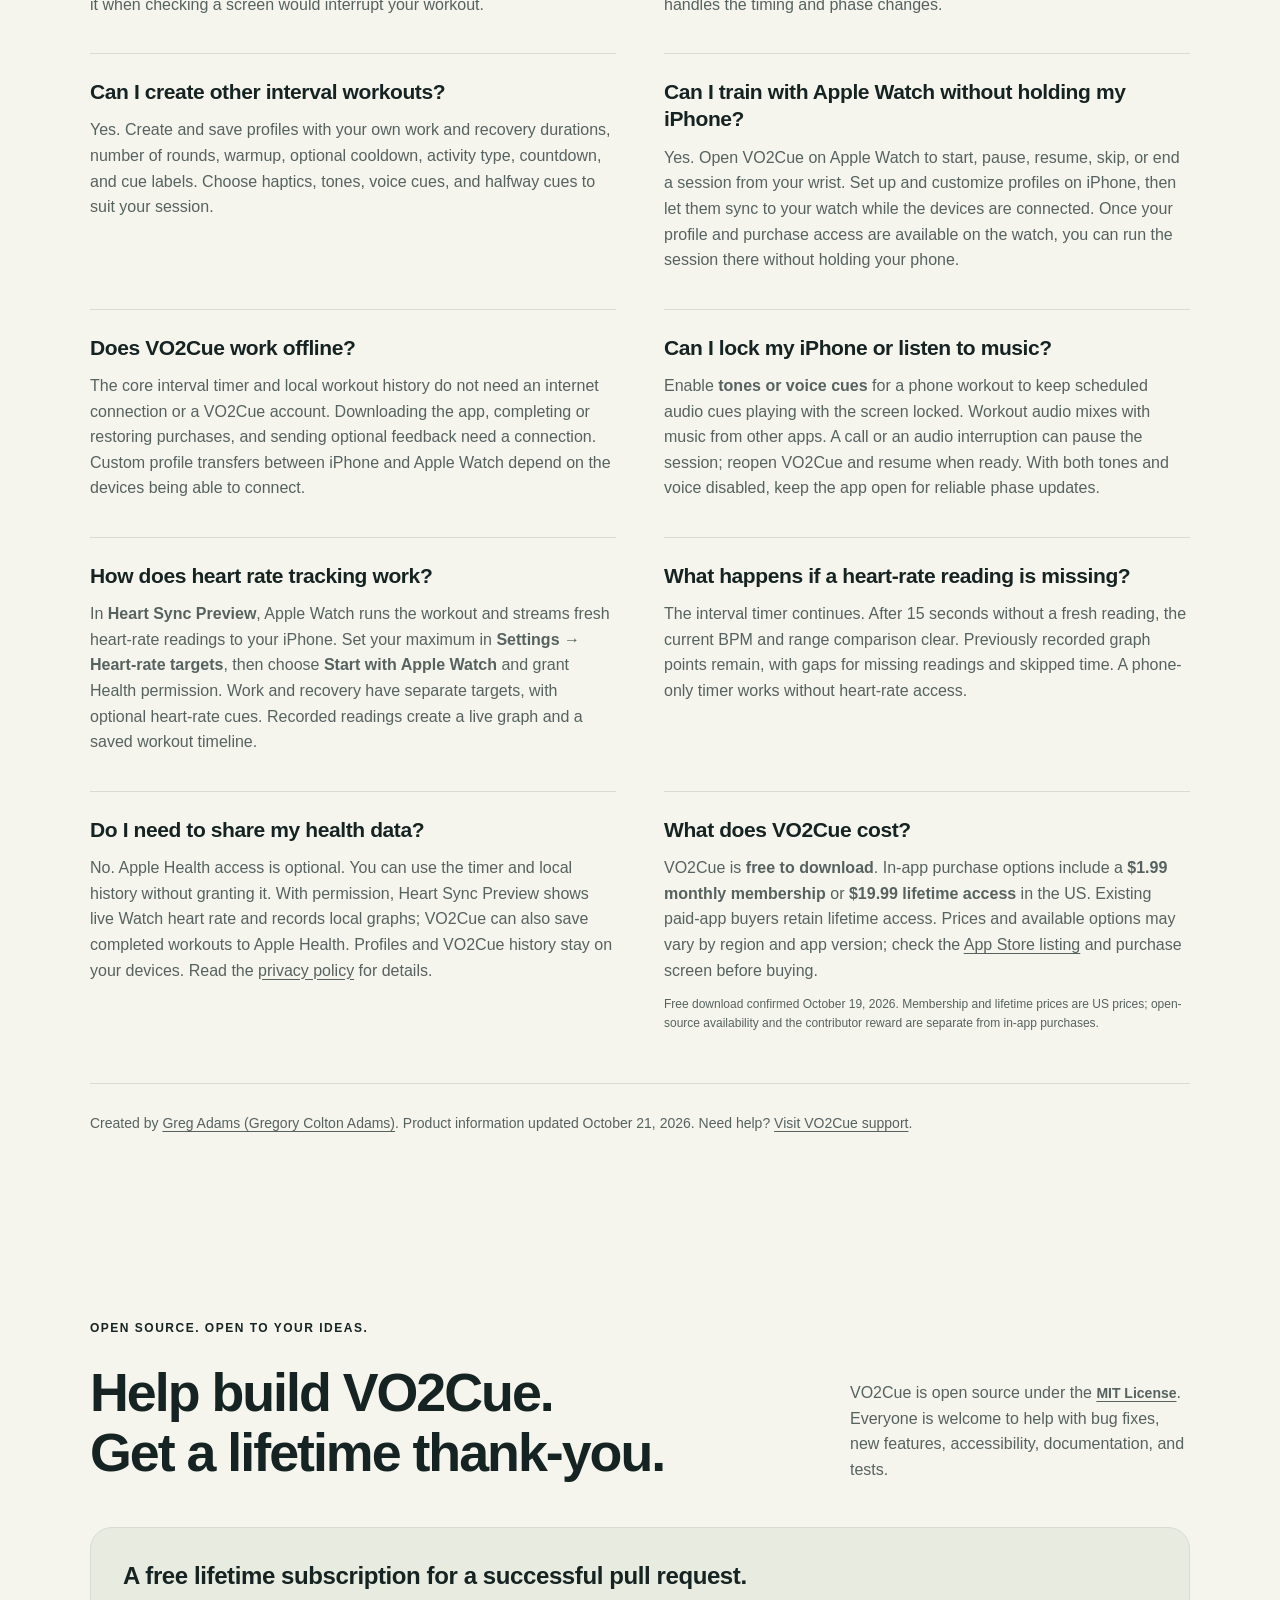
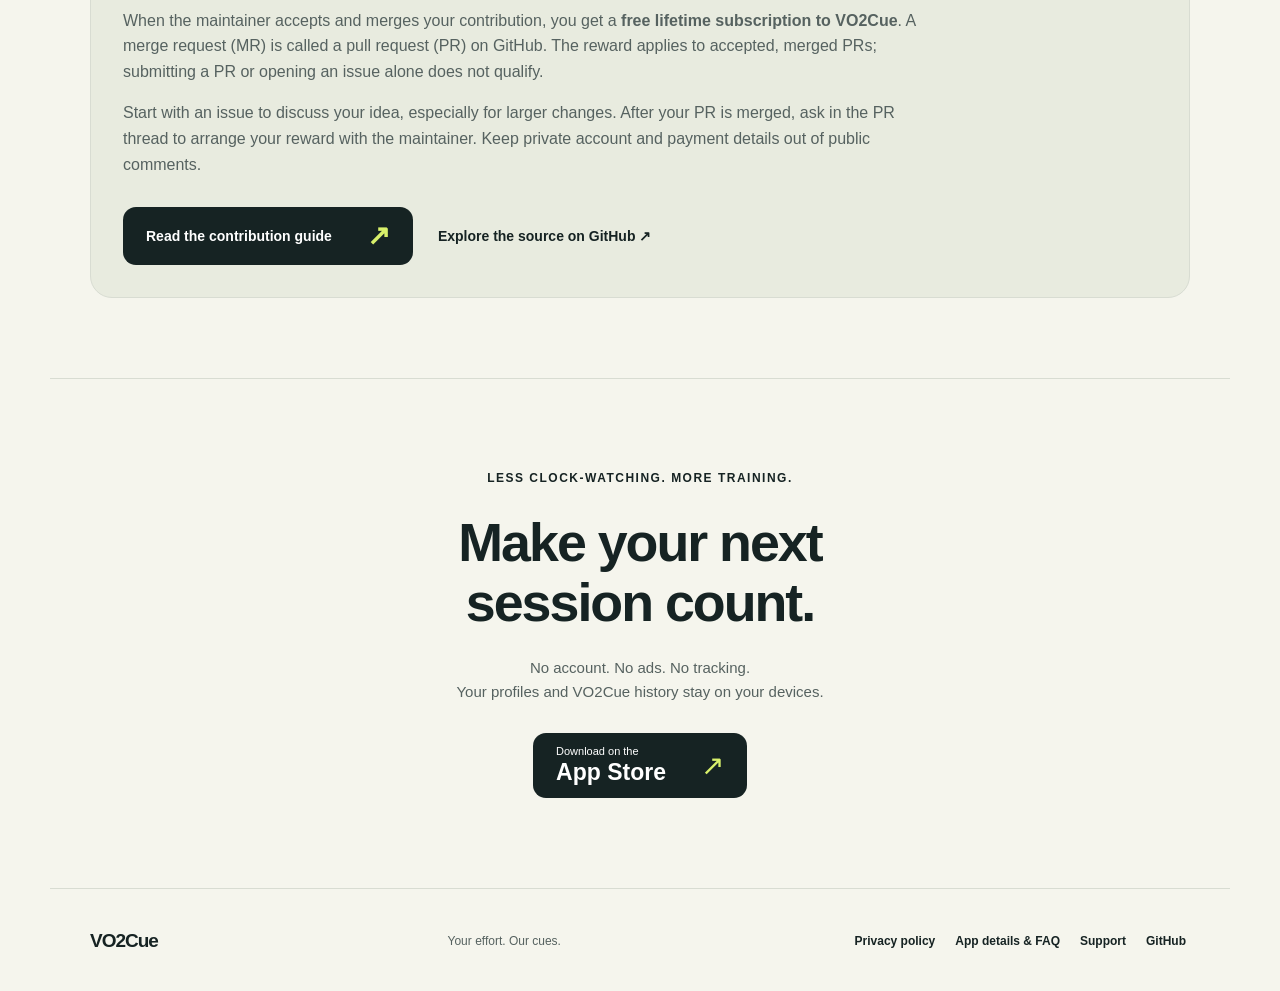
<file: docs/demo/index.html>
<!doctype html>
<html lang="en"><head><meta charset="utf-8"><meta name="viewport" content="width=device-width, initial-scale=1"><meta http-equiv="refresh" content="0; url=../"><link rel="canonical" href="https://greggroll.github.io/VO2Cue/"><title>VO2Cue demo has moved</title></head><body><p>The VO2Cue demo is now at the <a href="../">site home page</a>.</p><script>location.replace('../' + location.search + location.hash);</script></body></html>
</file>
<file: docs/demo/demo.css>
:root{color-scheme:light;--ink:#162323;--muted:#566260;--paper:#f5f5ed;--accent:#d8f06b;--line:#d8dcd2}*{box-sizing:border-box}html{scroll-behavior:smooth;scroll-padding-top:24px}body{margin:0;background:var(--paper);color:var(--ink);font-family:-apple-system,BlinkMacSystemFont,"Segoe UI",sans-serif;line-height:1.6}a{color:inherit;text-decoration:none}a:hover{text-decoration:underline}a:focus-visible{outline:3px solid #4c6c08;outline-offset:6px}img{display:block;max-width:100%;height:auto}.wrap{max-width:1180px;margin:auto;padding-left:40px;padding-right:40px}.skip{position:absolute;left:16px;top:-100px;background:white;padding:12px;z-index:5}.skip:focus{top:16px}.header{display:flex;justify-content:space-between;align-items:center;min-height:108px;gap:24px}.brand{display:flex;align-items:center;gap:10px;font-size:23px;font-weight:750;letter-spacing:-1px}.mark{background:var(--ink);color:var(--accent);padding:6px 9px;border-radius:12px;font-size:19px;letter-spacing:-1px}nav{display:flex;align-items:center;gap:28px;font-size:14px;font-weight:600}.nav-download{border:1px solid var(--ink);padding:10px 18px;border-radius:30px}.hero{display:grid;grid-template-columns:1.1fr 1fr;gap:30px;align-items:center;padding-top:50px;padding-bottom:80px}.eyebrow{font-size:11px;letter-spacing:2px;font-weight:750;margin:0 0 24px}.dot{display:inline-block;height:7px;width:7px;border-radius:50%;background:#6d8528;margin-right:8px}h1{font-size:clamp(62px,7.8vw,100px);line-height:1.02;letter-spacing:-6px;margin:0 0 28px;font-weight:750}h1 em{font-style:normal;color:#596e21}.intro{font-size:19px;max-width:455px;line-height:1.65;color:var(--muted)}.actions{display:flex;align-items:center;gap:25px;margin:30px 0 14px}.button{display:inline-flex;align-items:center;gap:35px;background:var(--ink);color:white;padding:12px 23px;border-radius:13px;line-height:1.2;font-size:11px;text-align:left}.button:hover{background:#30433a;text-decoration:none}.button strong{font-size:23px;font-weight:600}.arrow{font-size:28px;color:var(--accent)}.text-link{font-size:14px;font-weight:650}.small{font-size:12px;color:var(--muted)}.hero-facts{display:flex;gap:36px;border-top:1px solid var(--line);padding-top:24px;margin-top:35px;max-width:440px}.hero-facts strong{display:block;font-size:24px;letter-spacing:-1px}.hero-facts span{font-size:11px;color:var(--muted)}.hero-art{position:relative;min-height:610px;display:flex;align-items:center;justify-content:center}.orbit{position:absolute;width:450px;height:450px;border-radius:50%;background:var(--accent);max-width:100%;transform:rotate(-20deg);background:repeating-radial-gradient(ellipse at center,transparent 0 40px,#bdce5b 41px 42px),var(--accent)}.phone{position:relative;width:248px;border:7px solid #202a29;border-radius:39px;overflow:hidden;transform:rotate(7deg);box-shadow:0 24px 48px #17212026}.watch{position:absolute;bottom:45px;left:5px;width:143px;border:7px solid #414744;border-radius:35px;background:#000;overflow:hidden;transform:rotate(-9deg);box-shadow:0 12px 25px #17212030}.art-note{position:absolute;right:0;bottom:0;font-size:12px;line-height:1.5;color:var(--muted)}.activity-strip{background:var(--ink);color:var(--paper);padding:24px 0}.activity-strip .wrap{display:flex;align-items:center;justify-content:space-between;gap:24px}.activity-strip span{font-size:10px;letter-spacing:1.8px;color:#c1cabc}.activity-strip p{margin:0;font-size:20px;word-spacing:10px}.activity-strip b{color:var(--accent);font-size:15px}.section{padding-top:90px;padding-bottom:80px}.section-heading{display:flex;justify-content:space-between;align-items:end;gap:40px;margin-bottom:45px}h2{font-size:clamp(36px,4.2vw,54px);line-height:1.12;letter-spacing:-2px;margin:0}.section-heading>p{max-width:340px;color:var(--muted);font-size:16px;margin:0}.gallery{display:grid;grid-template-columns:repeat(3,1fr);gap:30px}figure{margin:0}.screen{background:#e7e9df;border:1px solid #dde0d5;border-radius:22px;padding:30px 44px;overflow:hidden}.screen img{border-radius:22px;box-shadow:0 10px 24px #18232612}figcaption{padding:25px 2px 0}figcaption span{font-size:10px;font-weight:700;letter-spacing:1.4px;color:#5a6b35}h3{font-size:20px;line-height:1.3;letter-spacing:-.4px;margin:10px 0}figcaption p{color:var(--muted);font-size:14px;margin:0}.caption{font-size:11px;color:var(--muted);margin-top:30px}.guide{background:#e8ebdf;padding:80px 0}.guide-grid{display:grid;grid-template-columns:1fr 1.2fr;gap:100px}.guide-intro{max-width:310px;color:var(--muted)}.recipe{border-left:3px solid #778f33;padding:3px 0 3px 20px;margin-top:35px;max-width:300px}.recipe span{display:block;font-size:10px;letter-spacing:1.5px;margin-bottom:10px}.recipe strong{font-size:22px}.recipe p{font-size:14px;color:var(--muted);margin:8px 0}.recipe small{font-size:11px}.steps{list-style:none;counter-reset:step;margin:0;padding:0}.steps li{counter-increment:step;position:relative;padding:0 0 25px 60px;margin-bottom:25px;border-bottom:1px solid #cdd3c3}.steps li:last-child{margin-bottom:0;padding-bottom:0;border:0}.steps li:before{content:counter(step,decimal-leading-zero);position:absolute;left:0;top:0;font-size:14px;font-weight:650;display:grid;place-items:center;width:36px;height:36px;border:1px solid #b4bf9e;border-radius:50%}.steps h3{margin-top:0}.steps p{font-size:14px;color:var(--muted);margin:10px 0 0}.closing{text-align:center;padding-top:90px;padding-bottom:90px}.closing p:not(.eyebrow){color:var(--muted);font-size:15px;margin:24px 0}.closing .button{margin-top:5px}footer{display:flex;justify-content:space-between;align-items:center;gap:24px;border-top:1px solid var(--line);padding-top:30px;padding-bottom:30px}footer .brand{font-size:19px}footer p{font-size:12px;color:var(--muted)}footer nav{font-size:12px;gap:20px}@media(max-width:900px){.hero{gap:15px}h1{letter-spacing:-4px}.hero-art{min-height:550px}.phone{width:220px}.watch{width:125px;left:-5px}.screen{padding:24px}.guide-grid{gap:50px}.actions{gap:15px}.activity-strip p{font-size:17px;word-spacing:4px}}@media(max-width:650px){.wrap{padding-left:24px;padding-right:24px}.header{min-height:88px;gap:14px}.brand{font-size:20px}nav{gap:16px;font-size:12px}.header nav>a:first-child{display:none}.nav-download{padding:8px 12px}.hero{grid-template-columns:1fr;padding-top:30px;padding-bottom:40px;gap:20px}h1{font-size:70px}.intro{font-size:17px}.hero-art{min-height:545px;max-width:360px;width:100%;margin:auto}.phone{width:215px}.watch{left:16px;bottom:30px}.orbit{width:320px;height:320px}.art-note{right:0;bottom:8px;font-size:11px}.hero-facts{margin-top:26px}.activity-strip .wrap{flex-direction:column;gap:8px;align-items:flex-start}.section{padding-top:60px;padding-bottom:55px}.section-heading{display:block;margin-bottom:30px}.section-heading>p{margin-top:22px;max-width:100%}.gallery{gap:40px;grid-template-columns:1fr}.gallery figure{display:grid;grid-template-columns:1fr 1fr;gap:20px;align-items:center}.screen{padding:15px;border-radius:16px}.screen img{border-radius:12px}figcaption{padding:0}h3{font-size:18px}figcaption p{font-size:13px}figcaption span{font-size:9px;letter-spacing:1px}.guide{padding:55px 0}.guide-grid{grid-template-columns:1fr;gap:40px}.guide-intro{max-width:100%}.recipe{max-width:100%}.steps li{padding-left:50px}.closing{padding-top:60px;padding-bottom:60px}footer{flex-wrap:wrap;gap:10px}footer p{margin:0}footer nav{width:100%;margin-top:10px}.eyebrow{letter-spacing:1.5px;font-size:10px}}@media(prefers-reduced-motion:reduce){html{scroll-behavior:auto}}
/* Keep decorative art within small screens and download labels on one line. */
.hero-art{overflow:hidden}.button{flex-shrink:0}.button strong,.nav-download{white-space:nowrap}@media(max-width:650px){.header nav{gap:10px}.header nav>a[href="#how-to"]{display:none}.actions{flex-wrap:wrap}.button{gap:25px}.orbit{transform:none}}

.app-icon{display:block;width:44px;height:44px;flex-shrink:0;border-radius:10px}

.contribute{border-bottom:1px solid var(--line)}.contributor-reward{background:#e8ebdf;border:1px solid var(--line);border-radius:22px;padding:32px}.contributor-reward h3{margin-top:0;font-size:24px}.contributor-reward p{max-width:800px;color:var(--muted)}.contribute-button{font-size:14px;font-weight:650}.contributor-reward .actions{flex-wrap:wrap;margin-bottom:0}@media(max-width:650px){.contributor-reward{padding:24px}.contributor-reward h3{font-size:21px}.contribute-button{gap:16px}}

.widgets{border-top:1px solid var(--line)}.widget-showcase{display:grid;grid-template-columns:1fr 1.7fr;gap:32px}.widget-card{min-width:0}.widget-art{height:280px;display:flex;align-items:center;justify-content:center;padding:28px;background:#e8ebdf;border:1px solid var(--line);border-radius:26px}.widget-art img{max-height:220px;width:auto;border-radius:24px;box-shadow:0 12px 32px #17212016}.widget-how{margin-top:36px;padding:24px 28px;border-left:3px solid #778f33;background:#e8ebdf}.widget-how h3{margin-top:0}.widget-how p{margin:10px 0 0;color:var(--muted);max-width:900px}@media(max-width:900px){.header nav{gap:16px}.widget-art{padding:20px}}@media(max-width:650px){.header nav>a[href="#contribute"]{display:none}.widget-showcase{grid-template-columns:1fr;gap:34px}.widget-art{height:auto;min-height:200px;padding:28px}.widget-art img{max-height:220px}.widget-how{padding:20px}}

.widget-how{display:grid;grid-template-columns:1fr 160px;gap:30px;align-items:center}.widget-achievement img{border-radius:28px;box-shadow:0 8px 24px #17212012}.widget-achievement figcaption{font-size:11px;padding:12px 0 0;text-align:center;color:var(--muted)}@media(max-width:650px){.widget-how{grid-template-columns:1fr}.widget-achievement{width:160px;margin:auto}}
@media(max-width:380px){.header{flex-wrap:wrap;padding-top:20px;padding-bottom:20px}.header nav{width:100%;justify-content:space-between}.contribute-button{max-width:100%;gap:8px;padding:12px 16px;font-size:13px}}

/* Product information, readable secondary text, and artwork that reflows with text. */
.hero{grid-template-columns:minmax(0,1.1fr) minmax(0,1fr)}
.hero-copy,.hero-visual{min-width:0}
.hero h1{font-size:clamp(44px,5.4vw,72px);line-height:1.08;letter-spacing:-3px}
.hero-visual .art-note{position:static;display:block;padding:16px 4px 0;text-align:right;font-size:14px;line-height:1.6}
.header,.header nav{flex-wrap:wrap}
.header nav{justify-content:flex-end}
.eyebrow{font-size:12px;letter-spacing:1.5px}
.small,.hero-facts span,.caption,.recipe small,.recipe span,.activity-strip span,figcaption span{font-size:12px}
.screen picture,.phone picture,.watch picture{display:block}
.widget-art picture{display:flex;align-items:center;justify-content:center;max-width:100%}
.widget-art picture img{max-width:100%;height:auto}
.widget-achievement figcaption{font-size:12px}
.product-details{border-top:1px solid var(--line)}
.product-facts{display:grid;grid-template-columns:repeat(4,minmax(0,1fr));gap:20px;margin:0 0 64px}
.product-facts>div{padding:24px;background:#e8ebdf;border:1px solid var(--line);border-radius:18px}
.product-facts dt{font-size:14px;font-weight:750}
.product-facts dd{margin:8px 0 0;color:var(--muted);font-size:15px}
.store-rating{margin:-32px 0 48px;color:var(--muted);font-size:14px}.store-rating a{text-decoration:underline;text-underline-offset:3px}
.faq-heading{margin-bottom:32px}
.faq-list{display:grid;grid-template-columns:repeat(2,minmax(0,1fr));column-gap:48px}
.faq-list>div{padding:24px 0;border-top:1px solid var(--line)}
.faq-list h3{margin:0 0 12px;font-size:21px}
.faq-list p{margin:0 0 12px;color:var(--muted)}
.faq-list a,.developer-note a,.contribute p a{text-decoration:underline;text-underline-offset:3px}
.developer-note{padding-top:28px;border-top:1px solid var(--line);font-size:14px;color:var(--muted)}
footer nav{flex-wrap:wrap;gap:12px}
footer nav a{display:inline-flex;align-items:center;min-height:44px;padding:4px}
@media(max-width:900px){.product-facts{grid-template-columns:repeat(2,minmax(0,1fr))}.header{padding-top:20px;padding-bottom:20px}.header nav{gap:16px}.faq-list{column-gap:32px}}
@media(max-width:650px){.hero{grid-template-columns:minmax(0,1fr)}.hero h1{font-size:clamp(44px,10vw,64px);letter-spacing:-2px}.hero-visual .art-note{text-align:center}.hero-art{min-height:520px}.faq-list{grid-template-columns:minmax(0,1fr)}.product-facts{gap:12px;margin-bottom:48px}.product-facts>div{padding:16px}.gallery figcaption span{font-size:12px;letter-spacing:.5px}.eyebrow{font-size:12px}.header nav{gap:10px}.contribute-button{white-space:normal}}

/* Heart Sync uses native simulator captures with example readings. */
.preview-note{font-size:13px;line-height:1.6;color:var(--muted);max-width:440px;padding-left:12px;border-left:2px solid #778f33}
.heart-rate{background:#162323;color:var(--paper)}
.heart-rate .section-heading>p,.heart-rate figcaption p,.heart-rate .caption{color:#c3cec6}
.heart-rate .eyebrow,.heart-rate figcaption span{color:var(--accent)}
.heart-showcase{display:grid;grid-template-columns:1fr 1.15fr;gap:40px;align-items:start}
.heart-phases{display:grid;grid-template-columns:repeat(2,minmax(0,1fr));gap:24px}
.heart-showcase figure{min-width:0}
.heart-watch-art{display:flex;justify-content:center;align-items:center;background:#2d3933;border:1px solid #46534b;border-radius:24px;padding:24px 12px;min-height:280px}
.heart-watch-art img{width:190px;border:6px solid #444e48;border-radius:32px;box-shadow:0 14px 24px #0003}
.recovery-art{background:#253b38}
.heart-graph-art{background:#2d3933;border:1px solid #46534b;border-radius:24px;padding:20px}
.heart-graph-art picture{display:block}.heart-graph-art img{border-radius:20px;width:100%}
.heart-rate figcaption{padding-top:22px}.heart-rate figcaption h3{font-size:21px}
.heart-benefits{display:grid;grid-template-columns:repeat(3,minmax(0,1fr));gap:32px;margin:48px 0 32px;padding-top:32px;border-top:1px solid #46534b}
.heart-benefits dt{font-size:18px;font-weight:700;line-height:1.4}.heart-benefits dd{margin:12px 0 0;font-size:14px;color:#c3cec6}
.heart-preview{font-size:14px;line-height:1.7;padding:20px 24px;border:1px solid #556247;border-radius:16px;color:#d5dfd2}
.heart-preview strong{display:block;color:var(--accent);margin-bottom:6px}.heart-preview a{text-decoration:underline;text-underline-offset:3px}
.heart-rate a:focus-visible{outline-color:var(--accent)}
@media(max-width:900px){.heart-showcase{grid-template-columns:minmax(0,1fr);gap:36px}.heart-watch-art{min-height:290px}.heart-timeline{max-width:650px;width:100%;margin:auto}.heart-benefits{gap:24px}.header nav{gap:14px}}
@media(max-width:650px){.heart-phases{gap:16px}.heart-watch-art{padding:20px 8px;min-height:0}.heart-watch-art img{width:160px;border-radius:28px}.heart-graph-art{padding:18px}.heart-benefits{grid-template-columns:minmax(0,1fr);gap:24px;margin-top:32px}.heart-rate figcaption h3{font-size:19px}.heart-rate figcaption span{font-size:11px;letter-spacing:.7px}.heart-preview{padding:18px}.header nav>a[href="#widgets"]{display:none}.hero-facts{gap:24px}}
@media(max-width:390px){.heart-phases{grid-template-columns:minmax(0,1fr);gap:32px}.heart-watch-art img{width:200px}}
.contribute-button{max-width:100%;white-space:normal;flex-shrink:1}
h1,h2,h3{overflow-wrap:anywhere}
@media(max-width:380px){.button>.arrow{display:none}}
</file>
